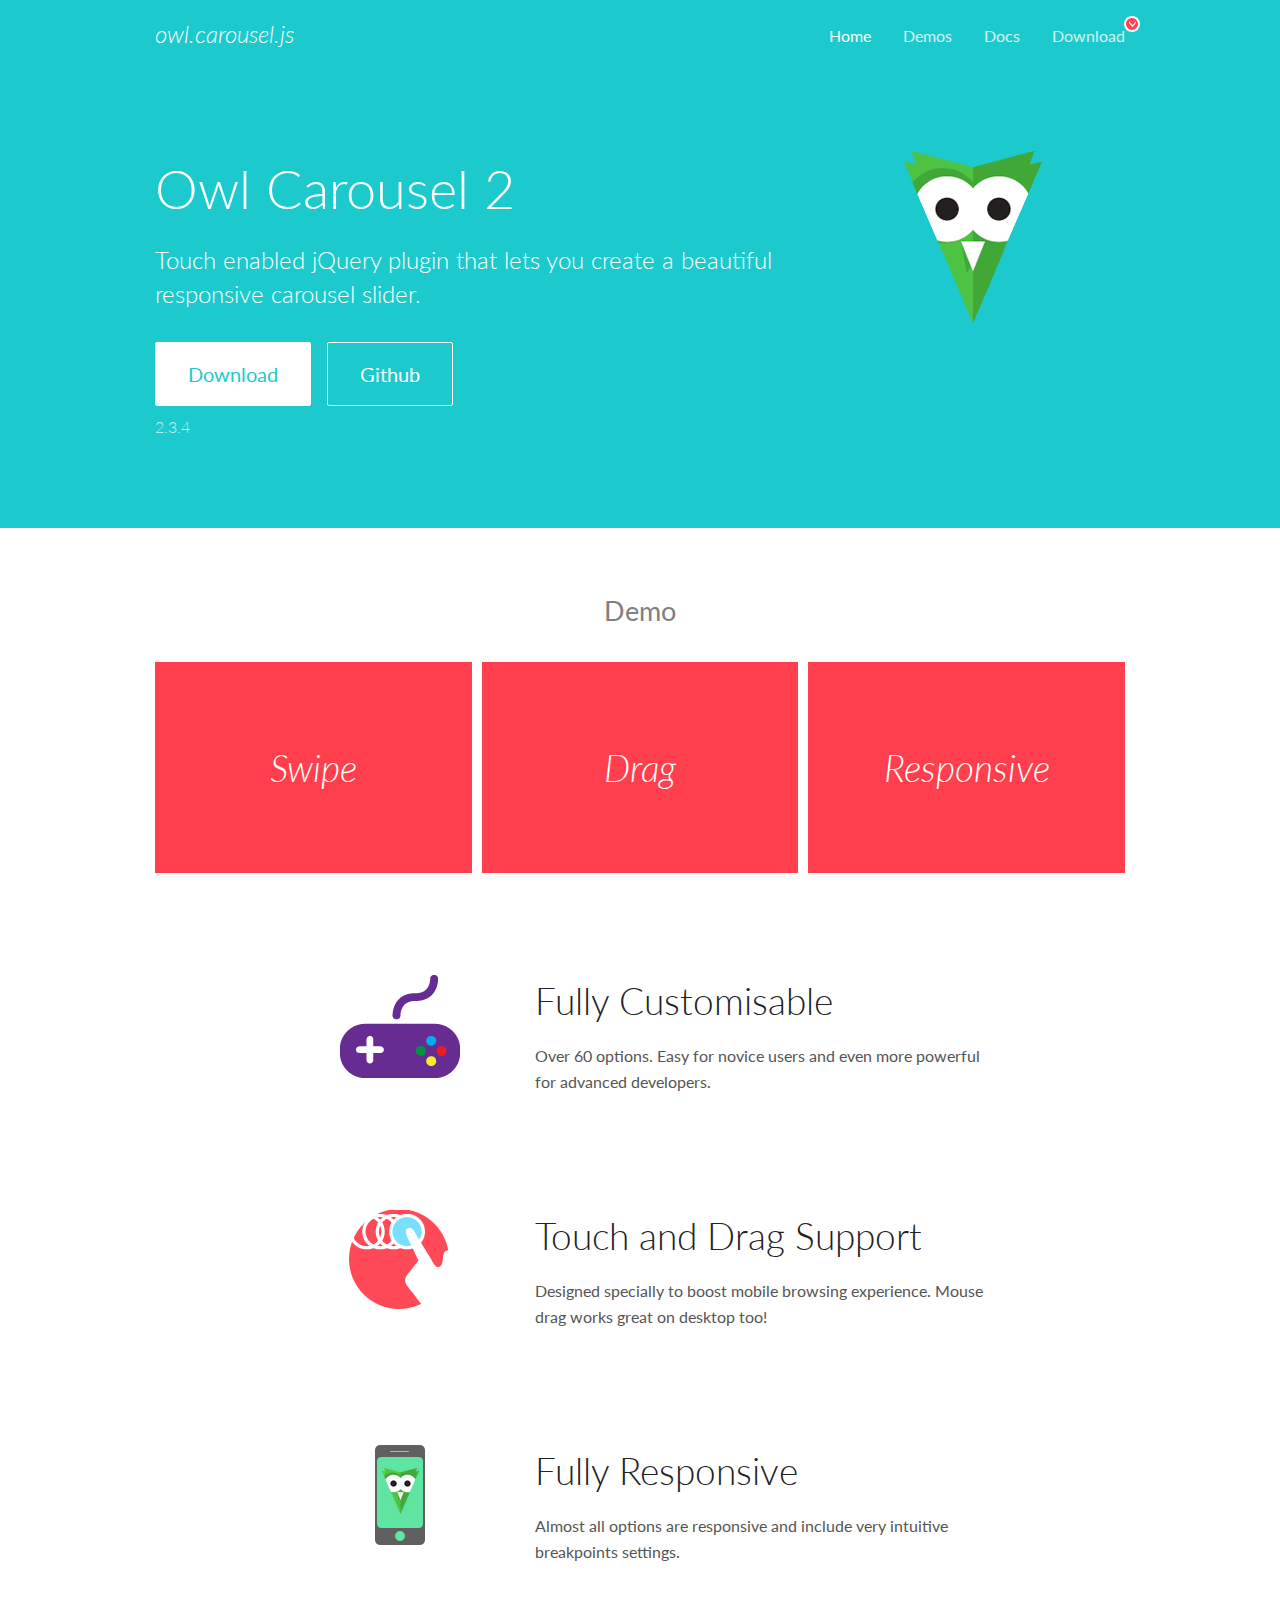
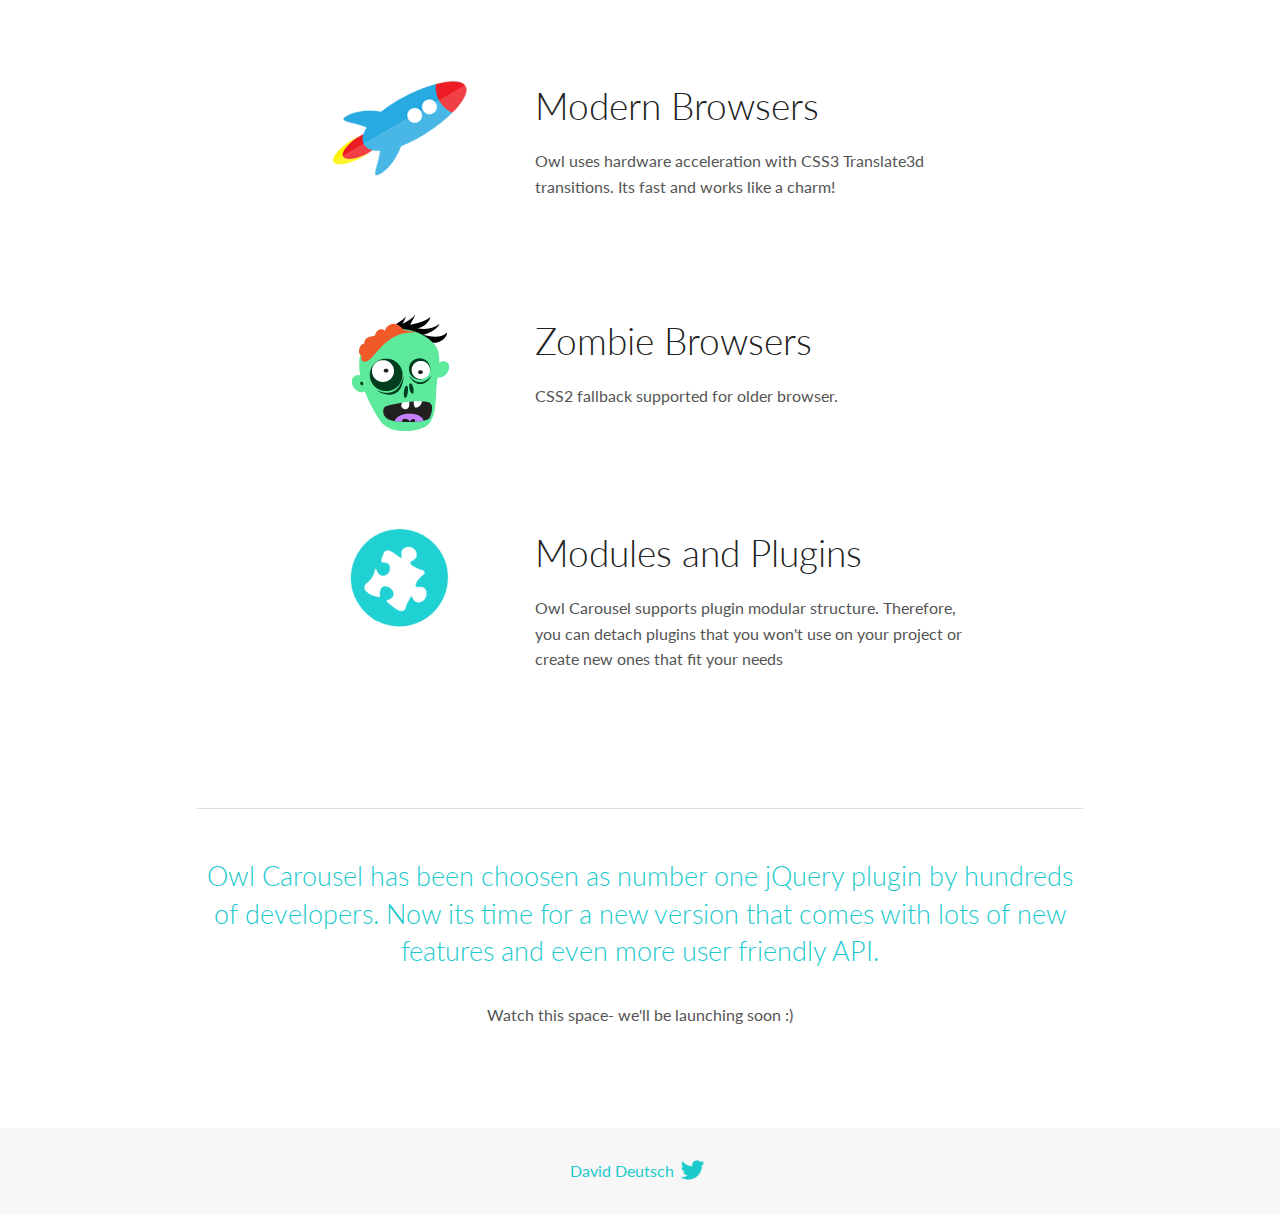
<file: owlfile/docs/index.html>
<!DOCTYPE html>
<html lang="en">
  <head>

    <!-- head -->
    <meta charset="utf-8">
    <meta name="msapplication-tap-highlight" content="no" />
    <meta name="viewport" content="width=device-width, initial-scale=1.0" />
    <meta name="description" content="Touch enabled jQuery plugin that lets you create beautiful responsive carousel slider.">
    <meta name="author" content="David Deutsch">
    <title>
      Home | Owl Carousel | 2.3.4
    </title>

    <!-- Stylesheets -->
    <link href='https://fonts.googleapis.com/css?family=Lato:300,400,700,400italic,300italic' rel='stylesheet' type='text/css'>
    <link rel="stylesheet" href="assets/css/docs.theme.min.css">

    <!-- Owl Stylesheets -->
    <link rel="stylesheet" href="assets/owlcarousel/assets/owl.carousel.min.css">
    <link rel="stylesheet" href="assets/owlcarousel/assets/owl.theme.default.min.css">

    <!-- HTML5 shim and Respond.js IE8 support of HTML5 elements and media queries -->

    <!--[if lt IE 9]>
      <script src="https://oss.maxcdn.com/libs/html5shiv/3.7.0/html5shiv.js"></script>
      <script src="https://oss.maxcdn.com/libs/respond.js/1.3.0/respond.min.js"></script>
    <![endif]-->

    <!-- Favicons -->
    <link rel="apple-touch-icon-precomposed" sizes="144x144" href="assets/ico/apple-touch-icon-144-precomposed.png">
    <link rel="shortcut icon" href="assets/ico/favicon.png">
    <link rel="shortcut icon" href="favicon.ico">

    <!-- Yeah i know js should not be in header. Its required for demos.-->

    <!-- javascript -->
    <script src="assets/vendors/jquery.min.js"></script>
    <script src="assets/owlcarousel/owl.carousel.js"></script>
  </head>
  <body>

    <!-- header -->
    <header class="header">
      <div class="row">
        <div class="large-12 columns">
          <div class="brand left">
            <h3>
              <a href="/OwlCarousel2/">owl.carousel.js</a> 
            </h3>
          </div>
          <a id="toggle-nav" class="right">
            <span></span> <span></span> <span></span> 
          </a> 
          <div class="nav-bar">
            <ul class="clearfix">
              <li class="active">
                <a href="/OwlCarousel2/index.html">Home</a> 
              </li>
              <li> <a href="/OwlCarousel2/demos/demos.html">Demos</a>  </li>
              <li> <a href="/OwlCarousel2/docs/started-welcome.html">Docs</a>  </li>
              <li>
                <a href="https://github.com/OwlCarousel2/OwlCarousel2/archive/2.3.4.zip">Download</a> 
                <span class="download"></span> 
              </li>
            </ul>
          </div>
        </div>
      </div>
    </header>

    <!-- home panel -->
    <section id="hero">
      <div class="row">
        <div class="large-8 medium-8 columns">
          <h1>Owl Carousel 2</h1>
          <h4>Touch enabled jQuery plugin that lets you create a beautiful responsive carousel slider.</h4>
          <a href="https://github.com/OwlCarousel2/OwlCarousel2/archive/2.3.4.zip" class="hero-button">Download</a> 
          <a href="https://github.com/OwlCarousel2/OwlCarousel2" class="hero-button outline">Github</a> 
          <p>2.3.4</p>
        </div>
        <div class="large-4 medium-4 columns">
          <img class="owl-logo" src="assets/img/owl-logo.png" alt="mr. Owl">
        </div>
      </div>
    </section>

    <!-- body -->
    <div class="home-demo">
      <div class="row">
        <div class="large-12 columns">
          <h3>Demo</h3>
          <div class="owl-carousel">
            <div class="item">
              <h2>Swipe</h2>
            </div>
            <div class="item">
              <h2>Drag</h2>
            </div>
            <div class="item">
              <h2>Responsive</h2>
            </div>
            <div class="item">
              <h2>CSS3</h2>
            </div>
            <div class="item">
              <h2>Fast</h2>
            </div>
            <div class="item">
              <h2>Easy</h2>
            </div>
            <div class="item">
              <h2>Free</h2>
            </div>
            <div class="item">
              <h2>Upgradable</h2>
            </div>
            <div class="item">
              <h2>Tons of options</h2>
            </div>
            <div class="item">
              <h2>Infinity</h2>
            </div>
            <div class="item">
              <h2>Auto Width</h2>
            </div>
          </div>
        </div>
      </div>
    </div>
    <script>
      var owl = $('.owl-carousel');
      owl.owlCarousel({
        margin: 10,
        loop: true,
        responsive: {
          0: {
            items: 1
          },
          600: {
            items: 2
          },
          1000: {
            items: 3
          }
        }
      })
    </script>

    <!-- features -->
    <div id="features">
      <div class="row">
        <div class="small-12 medium-9 small-centered columns">
          <section class="row feature">
            <div class="medium-4 small-12 columns">
              <img src="assets/img/feature-options.png" alt="">
            </div>
            <div class="medium-8 small-12 columns">
              <h2>Fully Customisable</h2>
              <p>Over 60 options. Easy for novice users and even more powerful for advanced developers.</p>
            </div>
          </section>
          <section class="row feature">
            <div class="medium-4 small-12 columns">
              <img src="assets/img/feature-drag.png" alt="">
            </div>
            <div class="medium-8 small-12 columns">
              <h2>Touch and Drag Support</h2>
              <p>Designed specially to boost mobile browsing experience. Mouse drag works great on desktop too!</p>
            </div>
          </section>
          <section class="row feature">
            <div class="medium-4 small-12 columns">
              <img src="assets/img/feature-responsive.png" alt="">
            </div>
            <div class="medium-8 small-12 columns">
              <h2>Fully Responsive</h2>
              <p>Almost all options are responsive and include very intuitive breakpoints settings.</p>
            </div>
          </section>
          <section class="row feature">
            <div class="medium-4 small-12 columns">
              <img src="assets/img/feature-modern.png" alt="">
            </div>
            <div class="medium-8 small-12 columns">
              <h2>Modern Browsers</h2>
              <p>Owl uses hardware acceleration with CSS3 Translate3d transitions. Its fast and works like a charm! </p>
            </div>
          </section>
          <section class="row feature">
            <div class="medium-4 small-12 columns">
              <img src="assets/img/feature-zombie.png" alt="">
            </div>
            <div class="medium-8 small-12 columns">
              <h2>Zombie Browsers</h2>
              <p>CSS2 fallback supported for older browser.</p>
            </div>
          </section>
          <section class="row feature">
            <div class="medium-4 small-12 columns">
              <img src="assets/img/feature-module.png" alt="">
            </div>
            <div class="medium-8 small-12 columns">
              <h2>Modules and Plugins</h2>
              <p>Owl Carousel supports plugin modular structure. Therefore, you can detach plugins that you won&#x27;t use on your project or create new ones that fit your needs</p>
            </div>
          </section>
        </div>
      </div>
    </div>

    <!-- footer -->
    <section id="teaser-text">
      <div class="row">
        <div class="small-12 medium-11 small-centered columns">
          <hr>
          <h3 id="owl-carousel-has-been-choosen-as-number-one-jquery-plugin-by-hundreds-of-developers-now-its-time-for-a-new-version-that-comes-with-lots-of-new-features-and-even-more-user-friendly-api-">Owl Carousel has been choosen as number one jQuery plugin by hundreds of developers. Now its time for a new version that comes with lots of new features and even more user friendly API.</h3>
          <p>Watch this space- we&#39;ll be launching soon :)</p>
        </div>
      </div>
    </section>

    <!-- footer -->
    <footer class="footer">
      <div class="row">
        <div class="large-12 columns">
          <h5>
            <a href="/OwlCarousel2/docs/support-contact.html">David Deutsch</a> 
            <a id="custom-tweet-button" href="https://twitter.com/share?url=https://github.com/OwlCarousel2/OwlCarousel2&text=Owl Carousel - This is so awesome! " target="_blank"></a> 
          </h5>
        </div>
      </div>
    </footer>

    <!-- vendors -->
    <script src="assets/vendors/highlight.js"></script>
    <script src="assets/js/app.js"></script>
  </body>
</html>
</file>
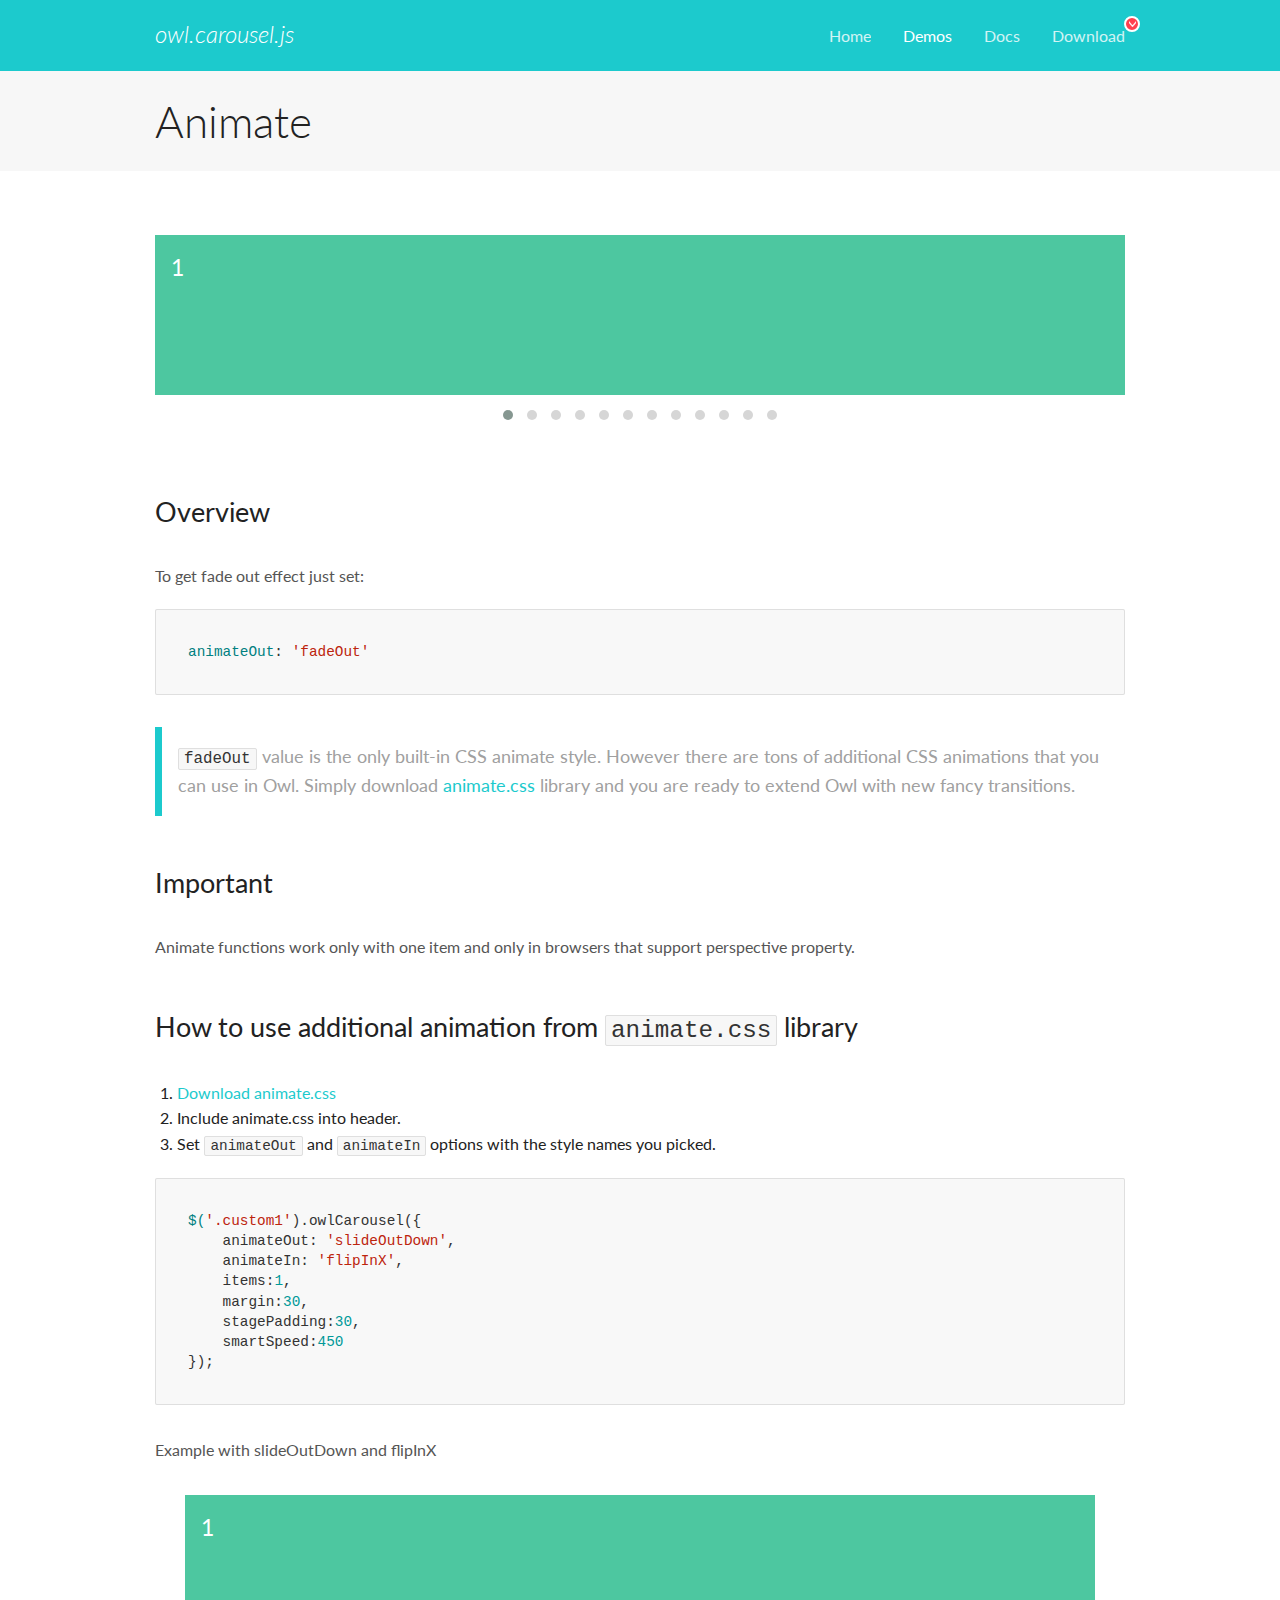
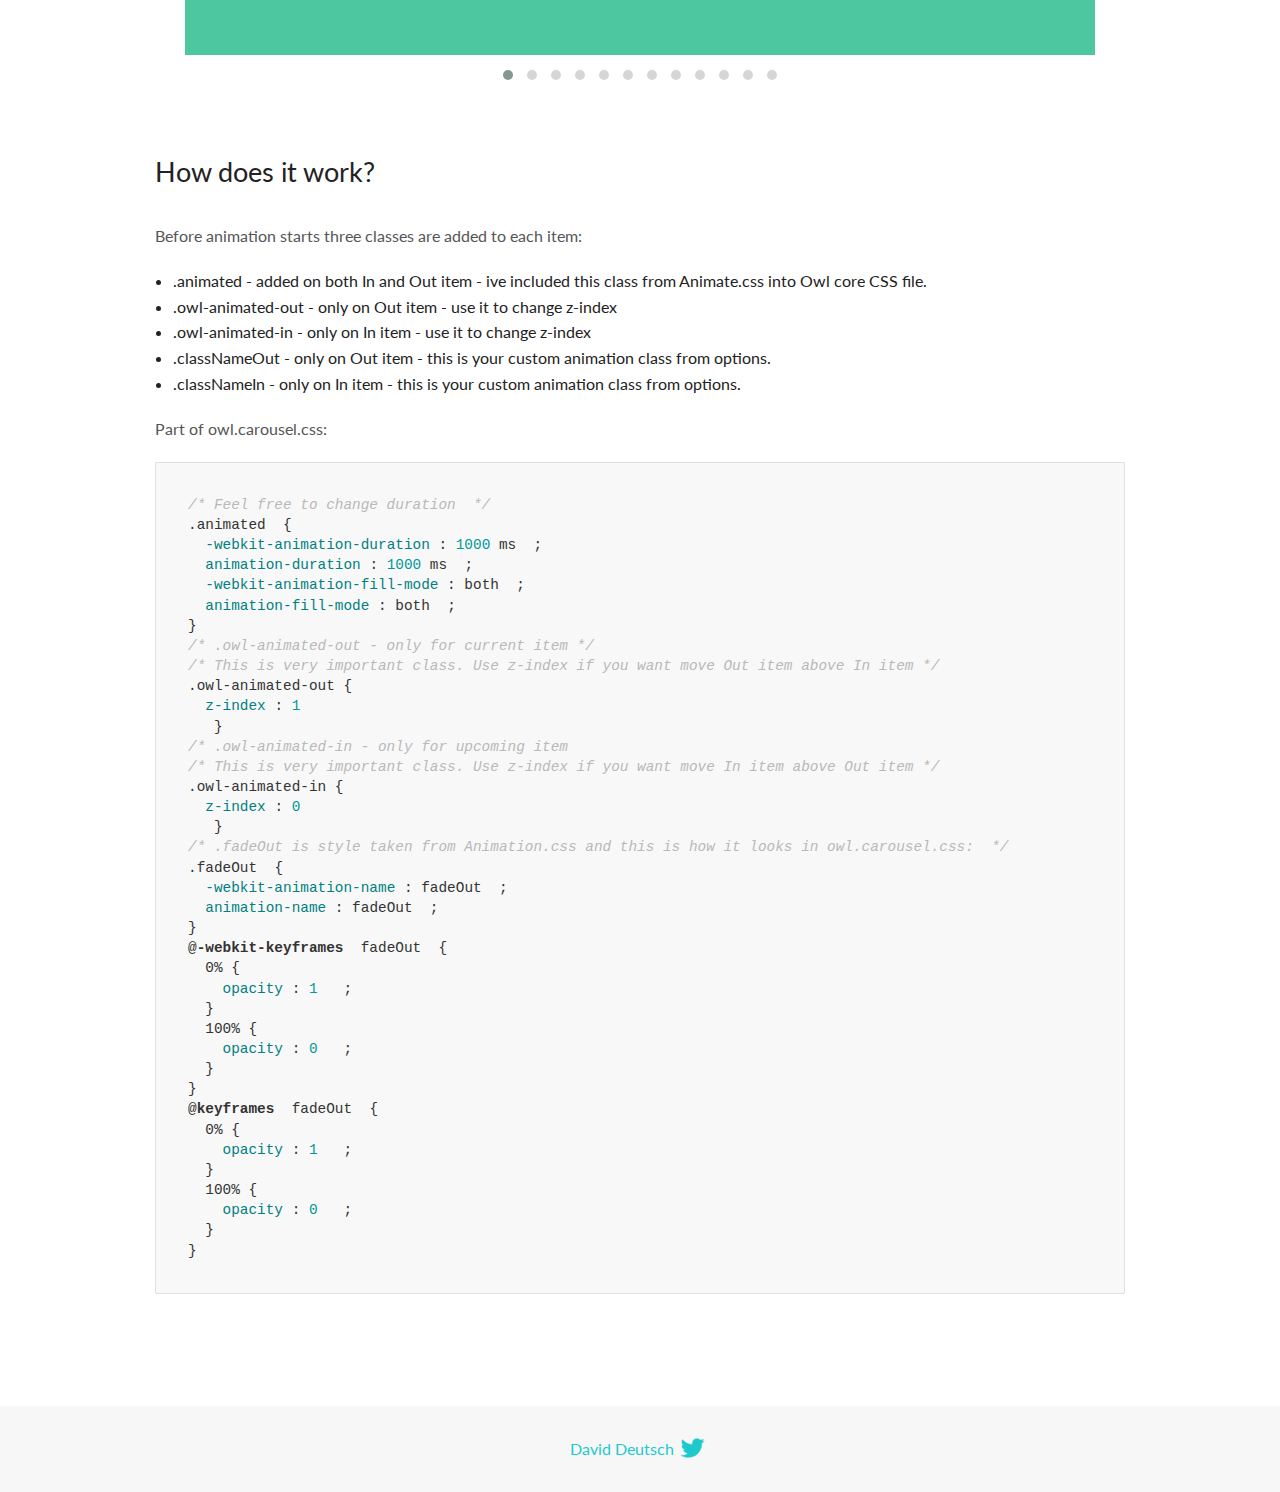
<file: owlfile/docs/demos/animate.html>
<!DOCTYPE html>
<html lang="en">
  <head>

    <!-- head -->
    <meta charset="utf-8">
    <meta name="msapplication-tap-highlight" content="no" />
    <meta name="viewport" content="width=device-width, initial-scale=1.0" />
    <meta name="description" content="Animate carousel">
    <meta name="author" content="David Deutsch">
    <title>
      Animate Demo | Owl Carousel | 2.3.4
    </title>

    <!-- Stylesheets -->
    <link href='https://fonts.googleapis.com/css?family=Lato:300,400,700,400italic,300italic' rel='stylesheet' type='text/css'>
    <link rel="stylesheet" href="../assets/css/docs.theme.min.css">

    <!-- Owl Stylesheets -->
    <link rel="stylesheet" href="../assets/owlcarousel/assets/owl.carousel.min.css">
    <link rel="stylesheet" href="../assets/owlcarousel/assets/owl.theme.default.min.css">

    <!-- HTML5 shim and Respond.js IE8 support of HTML5 elements and media queries -->

    <!--[if lt IE 9]>
      <script src="https://oss.maxcdn.com/libs/html5shiv/3.7.0/html5shiv.js"></script>
      <script src="https://oss.maxcdn.com/libs/respond.js/1.3.0/respond.min.js"></script>
    <![endif]-->

    <!-- Favicons -->
    <link rel="apple-touch-icon-precomposed" sizes="144x144" href="../assets/ico/apple-touch-icon-144-precomposed.png">
    <link rel="shortcut icon" href="../assets/ico/favicon.png">
    <link rel="shortcut icon" href="favicon.ico">

    <!-- Yeah i know js should not be in header. Its required for demos.-->

    <!-- javascript -->
    <script src="../assets/vendors/jquery.min.js"></script>
    <script src="../assets/owlcarousel/owl.carousel.js"></script>
  </head>
  <body>

    <!-- header -->
    <header class="header">
      <div class="row">
        <div class="large-12 columns">
          <div class="brand left">
            <h3>
              <a href="/OwlCarousel2/">owl.carousel.js</a> 
            </h3>
          </div>
          <a id="toggle-nav" class="right">
            <span></span> <span></span> <span></span> 
          </a> 
          <div class="nav-bar">
            <ul class="clearfix">
              <li> <a href="/OwlCarousel2/index.html">Home</a>  </li>
              <li class="active">
                <a href="/OwlCarousel2/demos/demos.html">Demos</a> 
              </li>
              <li> <a href="/OwlCarousel2/docs/started-welcome.html">Docs</a>  </li>
              <li>
                <a href="https://github.com/OwlCarousel2/OwlCarousel2/archive/2.3.4.zip">Download</a> 
                <span class="download"></span> 
              </li>
            </ul>
          </div>
        </div>
      </div>
    </header>

    <!-- title -->
    <section class="title">
      <div class="row">
        <div class="large-12 columns">
          <h1>Animate</h1>
        </div>
      </div>
    </section>

    <!--  Demos -->
    <section id="demos">
      <div class="row">
        <div class="large-12 columns">
          <div class="fadeOut owl-carousel owl-theme">
            <div class="item">
              <h4>1</h4>
            </div>
            <div class="item">
              <h4>2</h4>
            </div>
            <div class="item">
              <h4>3</h4>
            </div>
            <div class="item">
              <h4>4</h4>
            </div>
            <div class="item">
              <h4>5</h4>
            </div>
            <div class="item">
              <h4>6</h4>
            </div>
            <div class="item">
              <h4>7</h4>
            </div>
            <div class="item">
              <h4>8</h4>
            </div>
            <div class="item">
              <h4>9</h4>
            </div>
            <div class="item">
              <h4>10</h4>
            </div>
            <div class="item">
              <h4>11</h4>
            </div>
            <div class="item">
              <h4>12</h4>
            </div>
          </div>
          <h3 id="overview">Overview</h3>
          <p>To get fade out effect just set:</p>
          <pre><code>animateOut: &#39;fadeOut&#39;</code></pre>
          <blockquote>
            <p><code>fadeOut</code> value is the only built-in CSS animate style. However there are tons of additional CSS animations that you can use in Owl. Simply download
              <a href="https://daneden.github.io/animate.css/">animate.css</a>  library and you are ready to extend Owl with new fancy transitions.</p>
          </blockquote>
          <h3 id="important">Important</h3>
          <p>Animate functions work only with one item and only in browsers that support perspective property.</p>
          <h3 id="how-to-use-additional-animation-from-animate-css-library">How to use additional animation from <code>animate.css</code> library</h3>
          <ol>
            <li> <a href="https://daneden.github.io/animate.css/">Download animate.css</a>  </li>
            <li>Include animate.css into header.</li>
            <li>Set <code>animateOut</code> and <code>animateIn</code> options with the style names you picked.</li>
          </ol>
          <pre><code>$(&#39;.custom1&#39;).owlCarousel({
    animateOut: &#39;slideOutDown&#39;,
    animateIn: &#39;flipInX&#39;,
    items:1,
    margin:30,
    stagePadding:30,
    smartSpeed:450
});</code></pre>
          <p>Example with slideOutDown and flipInX</p>
          <div class="custom1 owl-carousel owl-theme">
            <div class="item">
              <h4>1</h4>
            </div>
            <div class="item">
              <h4>2</h4>
            </div>
            <div class="item">
              <h4>3</h4>
            </div>
            <div class="item">
              <h4>4</h4>
            </div>
            <div class="item">
              <h4>5</h4>
            </div>
            <div class="item">
              <h4>6</h4>
            </div>
            <div class="item">
              <h4>7</h4>
            </div>
            <div class="item">
              <h4>8</h4>
            </div>
            <div class="item">
              <h4>9</h4>
            </div>
            <div class="item">
              <h4>10</h4>
            </div>
            <div class="item">
              <h4>11</h4>
            </div>
            <div class="item">
              <h4>12</h4>
            </div>
          </div>
          <h3 id="how-does-it-work-">How does it work?</h3>
          <p>Before animation starts three classes are added to each item:</p>
          <ul>
            <li>.animated - added on both In and Out item - ive included this class from Animate.css into Owl core CSS file.</li>
            <li>.owl-animated-out - only on Out item - use it to change z-index</li>
            <li>.owl-animated-in - only on In item - use it to change z-index</li>
            <li>.classNameOut - only on Out item - this is your custom animation class from options.</li>
            <li>.classNameIn - only on In item - this is your custom animation class from options.</li>
          </ul>
          <p>Part of owl.carousel.css:</p>
          <pre><code class="language-css"><span class="comment">/* Feel free to change duration  */</span> 
<span class="class">.animated</span>  <span class="rules">{
  <span class="rule"><span class="attribute">-webkit-animation-duration</span> :<span class="value"> <span class="number">1000</span> ms</span> </span> ;
  <span class="rule"><span class="attribute">animation-duration</span> :<span class="value"> <span class="number">1000</span> ms</span> </span> ;
  <span class="rule"><span class="attribute">-webkit-animation-fill-mode</span> :<span class="value"> both</span> </span> ;
  <span class="rule"><span class="attribute">animation-fill-mode</span> :<span class="value"> both</span> </span> ;
<span class="rule">}</span> </span> 
<span class="comment">/* .owl-animated-out - only for current item */</span> 
<span class="comment">/* This is very important class. Use z-index if you want move Out item above In item */</span> 
<span class="class">.owl-animated-out</span> <span class="rules">{
  <span class="rule"><span class="attribute">z-index</span> :<span class="value"> <span class="number">1</span> 
</span> </span> </span> }
<span class="comment">/* .owl-animated-in - only for upcoming item
/* This is very important class. Use z-index if you want move In item above Out item */</span> 
<span class="class">.owl-animated-in</span> <span class="rules">{
  <span class="rule"><span class="attribute">z-index</span> :<span class="value"> <span class="number">0</span> 
</span> </span> </span> }
<span class="comment">/* .fadeOut is style taken from Animation.css and this is how it looks in owl.carousel.css:  */</span> 
<span class="class">.fadeOut</span>  <span class="rules">{
  <span class="rule"><span class="attribute">-webkit-animation-name</span> :<span class="value"> fadeOut</span> </span> ;
  <span class="rule"><span class="attribute">animation-name</span> :<span class="value"> fadeOut</span> </span> ;
<span class="rule">}</span> </span> 
<span class="at_rule">@<span class="keyword">-webkit-keyframes</span>  fadeOut </span> {
  0% <span class="rules">{
    <span class="rule"><span class="attribute">opacity</span> :<span class="value"> <span class="number">1</span> </span> </span> ;
  <span class="rule">}</span> </span> 
  100% <span class="rules">{
    <span class="rule"><span class="attribute">opacity</span> :<span class="value"> <span class="number">0</span> </span> </span> ;
  <span class="rule">}</span> </span> 
}
<span class="at_rule">@<span class="keyword">keyframes</span>  fadeOut </span> {
  0% <span class="rules">{
    <span class="rule"><span class="attribute">opacity</span> :<span class="value"> <span class="number">1</span> </span> </span> ;
  <span class="rule">}</span> </span> 
  100% <span class="rules">{
    <span class="rule"><span class="attribute">opacity</span> :<span class="value"> <span class="number">0</span> </span> </span> ;
  <span class="rule">}</span> </span> 
}</code></pre>
          <link rel="stylesheet" href="../assets/css/animate.css">
          <script>
            jQuery(document).ready(function($) {
              $('.fadeOut').owlCarousel({
                items: 1,
                animateOut: 'fadeOut',
                loop: true,
                margin: 10,
              });
              $('.custom1').owlCarousel({
                animateOut: 'slideOutDown',
                animateIn: 'flipInX',
                items: 1,
                margin: 30,
                stagePadding: 30,
                smartSpeed: 450
              });
            });
          </script>
        </div>
      </div>
    </section>

    <!-- footer -->
    <footer class="footer">
      <div class="row">
        <div class="large-12 columns">
          <h5>
            <a href="/OwlCarousel2/docs/support-contact.html">David Deutsch</a> 
            <a id="custom-tweet-button" href="https://twitter.com/share?url=https://github.com/OwlCarousel2/OwlCarousel2&text=Owl Carousel - This is so awesome! " target="_blank"></a> 
          </h5>
        </div>
      </div>
    </footer>

    <!-- vendors -->
    <script src="../assets/vendors/highlight.js"></script>
    <script src="../assets/js/app.js"></script>
  </body>
</html>
</file>
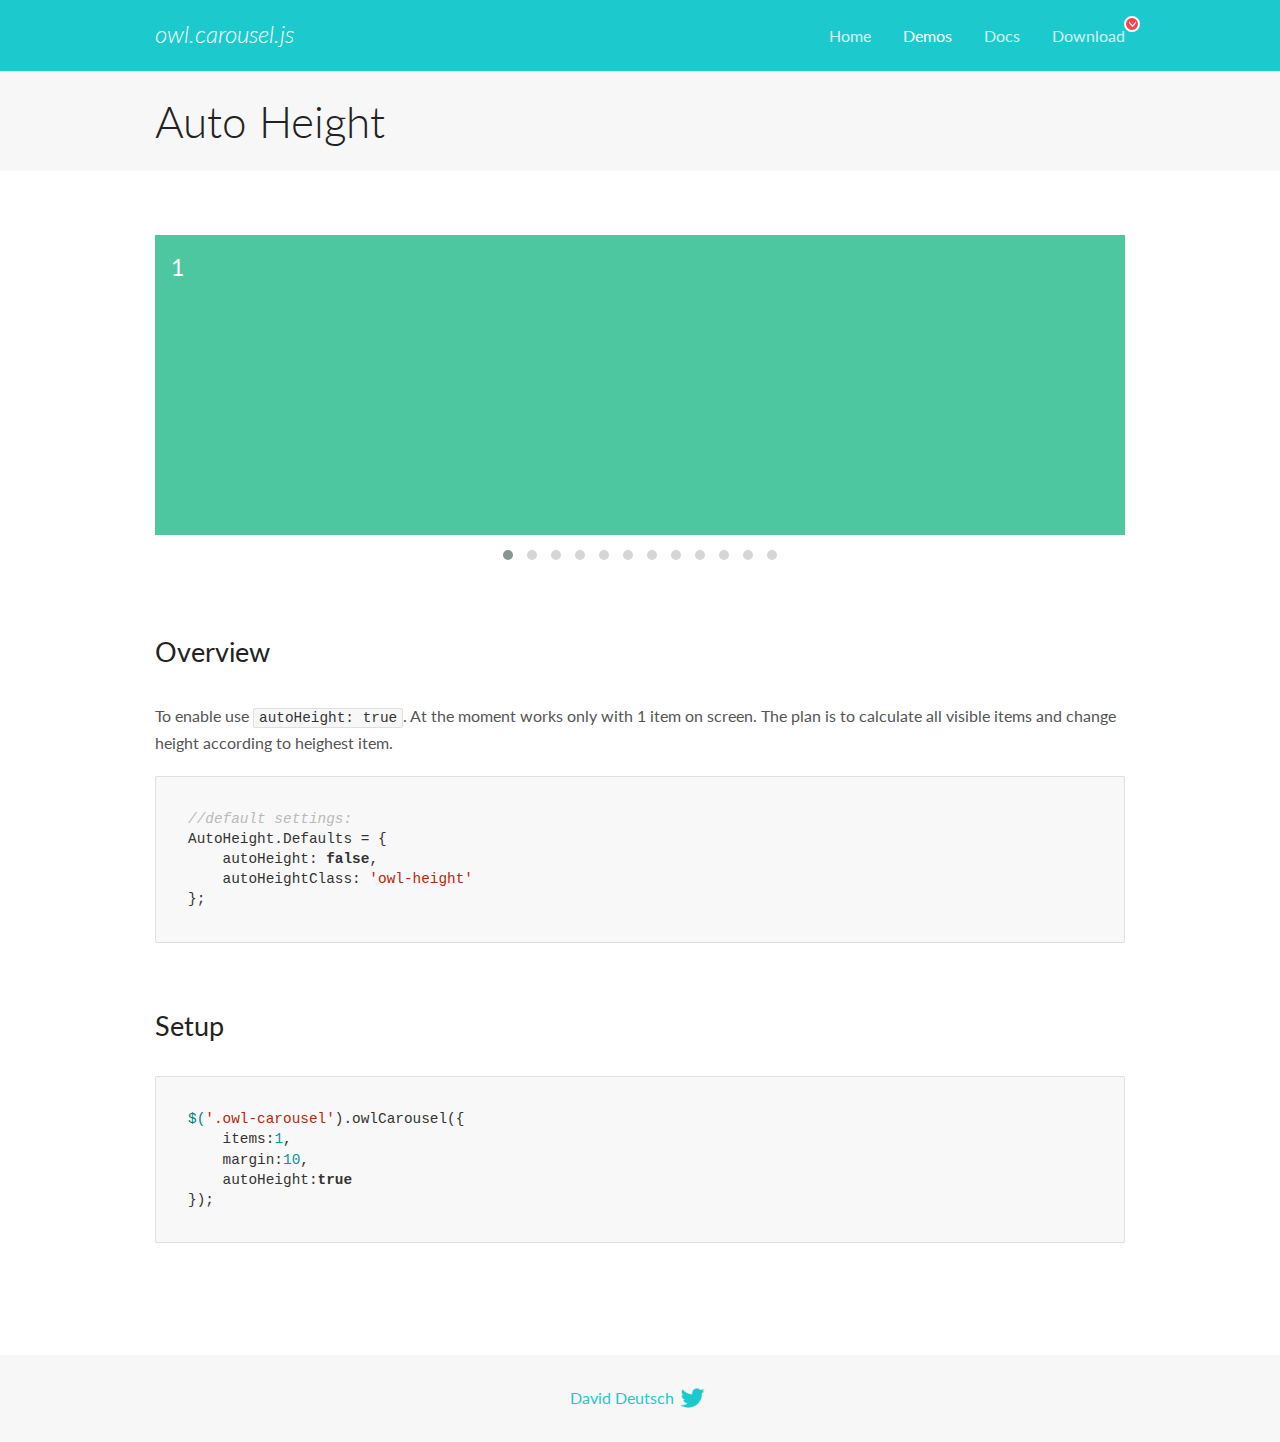
<file: owlfile/docs/demos/autoheight.html>
<!DOCTYPE html>
<html lang="en">
  <head>

    <!-- head -->
    <meta charset="utf-8">
    <meta name="msapplication-tap-highlight" content="no" />
    <meta name="viewport" content="width=device-width, initial-scale=1.0" />
    <meta name="description" content="autoHeight usage demo">
    <meta name="author" content="David Deutsch">
    <title>
      Auto Height Demo | Owl Carousel | 2.3.4
    </title>

    <!-- Stylesheets -->
    <link href='https://fonts.googleapis.com/css?family=Lato:300,400,700,400italic,300italic' rel='stylesheet' type='text/css'>
    <link rel="stylesheet" href="../assets/css/docs.theme.min.css">

    <!-- Owl Stylesheets -->
    <link rel="stylesheet" href="../assets/owlcarousel/assets/owl.carousel.min.css">
    <link rel="stylesheet" href="../assets/owlcarousel/assets/owl.theme.default.min.css">

    <!-- HTML5 shim and Respond.js IE8 support of HTML5 elements and media queries -->

    <!--[if lt IE 9]>
      <script src="https://oss.maxcdn.com/libs/html5shiv/3.7.0/html5shiv.js"></script>
      <script src="https://oss.maxcdn.com/libs/respond.js/1.3.0/respond.min.js"></script>
    <![endif]-->

    <!-- Favicons -->
    <link rel="apple-touch-icon-precomposed" sizes="144x144" href="../assets/ico/apple-touch-icon-144-precomposed.png">
    <link rel="shortcut icon" href="../assets/ico/favicon.png">
    <link rel="shortcut icon" href="favicon.ico">

    <!-- Yeah i know js should not be in header. Its required for demos.-->

    <!-- javascript -->
    <script src="../assets/vendors/jquery.min.js"></script>
    <script src="../assets/owlcarousel/owl.carousel.js"></script>
  </head>
  <body>

    <!-- header -->
    <header class="header">
      <div class="row">
        <div class="large-12 columns">
          <div class="brand left">
            <h3>
              <a href="/OwlCarousel2/">owl.carousel.js</a> 
            </h3>
          </div>
          <a id="toggle-nav" class="right">
            <span></span> <span></span> <span></span> 
          </a> 
          <div class="nav-bar">
            <ul class="clearfix">
              <li> <a href="/OwlCarousel2/index.html">Home</a>  </li>
              <li class="active">
                <a href="/OwlCarousel2/demos/demos.html">Demos</a> 
              </li>
              <li> <a href="/OwlCarousel2/docs/started-welcome.html">Docs</a>  </li>
              <li>
                <a href="https://github.com/OwlCarousel2/OwlCarousel2/archive/2.3.4.zip">Download</a> 
                <span class="download"></span> 
              </li>
            </ul>
          </div>
        </div>
      </div>
    </header>

    <!-- title -->
    <section class="title">
      <div class="row">
        <div class="large-12 columns">
          <h1>Auto Height</h1>
        </div>
      </div>
    </section>

    <!--  Demos -->
    <section id="demos">
      <div class="row">
        <div class="large-12 columns">
          <div class="owl-carousel owl-theme">
            <div class="item" style="height:300px">
              <h4>1</h4>
            </div>
            <div class="item" style="height:100px">
              <h4>2</h4>
            </div>
            <div class="item" style="height:500px">
              <h4>3</h4>
            </div>
            <div class="item" style="height:250px">
              <h4>4</h4>
            </div>
            <div class="item" style="height:400px">
              <h4>5</h4>
            </div>
            <div class="item" style="height:500px">
              <h4>6</h4>
            </div>
            <div class="item" style="height:600px">
              <h4>7</h4>
            </div>
            <div class="item" style="height:400px">
              <h4>8</h4>
            </div>
            <div class="item" style="height:300px">
              <h4>9</h4>
            </div>
            <div class="item" style="height:350px">
              <h4>10</h4>
            </div>
            <div class="item" style="height:200px">
              <h4>11</h4>
            </div>
            <div class="item" style="height:150px">
              <h4>12</h4>
            </div>
          </div>
          <h3 id="overview">Overview</h3>
          <p>To enable use <code>autoHeight: true</code>. At the moment works only with 1 item on screen. The plan is to calculate all visible items and change height according to heighest item.</p>
          <pre><code>//default settings:
AutoHeight.Defaults = {
    autoHeight: false,
    autoHeightClass: &#39;owl-height&#39;
};</code></pre>
          <h3 id="setup">Setup</h3>
          <pre><code>$(&#39;.owl-carousel&#39;).owlCarousel({
    items:1,
    margin:10,
    autoHeight:true
});</code></pre>
          <script>
            $(document).ready(function() {
              $('.owl-carousel').owlCarousel({
                items: 1,
                margin: 10,
                autoHeight: true
              });
            })
          </script>
        </div>
      </div>
    </section>

    <!-- footer -->
    <footer class="footer">
      <div class="row">
        <div class="large-12 columns">
          <h5>
            <a href="/OwlCarousel2/docs/support-contact.html">David Deutsch</a> 
            <a id="custom-tweet-button" href="https://twitter.com/share?url=https://github.com/OwlCarousel2/OwlCarousel2&text=Owl Carousel - This is so awesome! " target="_blank"></a> 
          </h5>
        </div>
      </div>
    </footer>

    <!-- vendors -->
    <script src="../assets/vendors/highlight.js"></script>
    <script src="../assets/js/app.js"></script>
  </body>
</html>
</file>
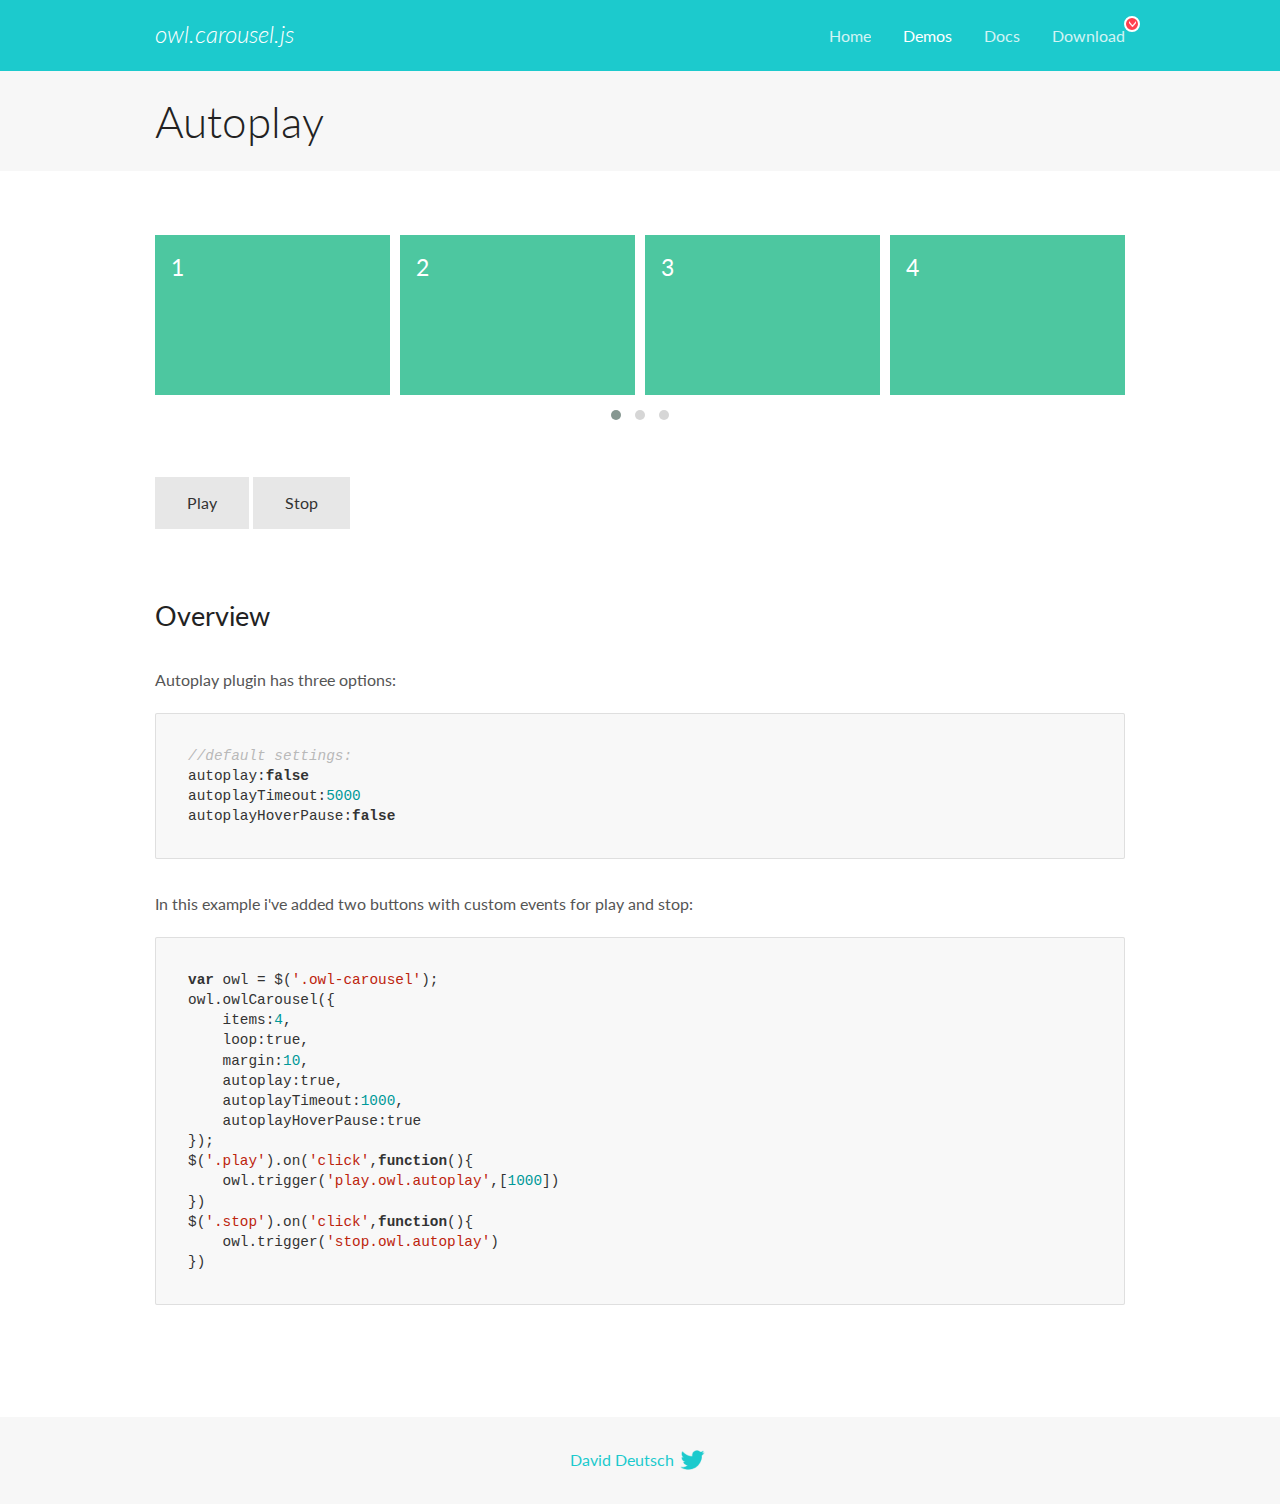
<file: owlfile/docs/demos/autoplay.html>
<!DOCTYPE html>
<html lang="en">
  <head>

    <!-- head -->
    <meta charset="utf-8">
    <meta name="msapplication-tap-highlight" content="no" />
    <meta name="viewport" content="width=device-width, initial-scale=1.0" />
    <meta name="description" content="Autoplay usage demo">
    <meta name="author" content="David Deutsch">
    <title>
      Autoplay Demo | Owl Carousel | 2.3.4
    </title>

    <!-- Stylesheets -->
    <link href='https://fonts.googleapis.com/css?family=Lato:300,400,700,400italic,300italic' rel='stylesheet' type='text/css'>
    <link rel="stylesheet" href="../assets/css/docs.theme.min.css">

    <!-- Owl Stylesheets -->
    <link rel="stylesheet" href="../assets/owlcarousel/assets/owl.carousel.min.css">
    <link rel="stylesheet" href="../assets/owlcarousel/assets/owl.theme.default.min.css">

    <!-- HTML5 shim and Respond.js IE8 support of HTML5 elements and media queries -->

    <!--[if lt IE 9]>
      <script src="https://oss.maxcdn.com/libs/html5shiv/3.7.0/html5shiv.js"></script>
      <script src="https://oss.maxcdn.com/libs/respond.js/1.3.0/respond.min.js"></script>
    <![endif]-->

    <!-- Favicons -->
    <link rel="apple-touch-icon-precomposed" sizes="144x144" href="../assets/ico/apple-touch-icon-144-precomposed.png">
    <link rel="shortcut icon" href="../assets/ico/favicon.png">
    <link rel="shortcut icon" href="favicon.ico">

    <!-- Yeah i know js should not be in header. Its required for demos.-->

    <!-- javascript -->
    <script src="../assets/vendors/jquery.min.js"></script>
    <script src="../assets/owlcarousel/owl.carousel.js"></script>
  </head>
  <body>

    <!-- header -->
    <header class="header">
      <div class="row">
        <div class="large-12 columns">
          <div class="brand left">
            <h3>
              <a href="/OwlCarousel2/">owl.carousel.js</a> 
            </h3>
          </div>
          <a id="toggle-nav" class="right">
            <span></span> <span></span> <span></span> 
          </a> 
          <div class="nav-bar">
            <ul class="clearfix">
              <li> <a href="/OwlCarousel2/index.html">Home</a>  </li>
              <li class="active">
                <a href="/OwlCarousel2/demos/demos.html">Demos</a> 
              </li>
              <li> <a href="/OwlCarousel2/docs/started-welcome.html">Docs</a>  </li>
              <li>
                <a href="https://github.com/OwlCarousel2/OwlCarousel2/archive/2.3.4.zip">Download</a> 
                <span class="download"></span> 
              </li>
            </ul>
          </div>
        </div>
      </div>
    </header>

    <!-- title -->
    <section class="title">
      <div class="row">
        <div class="large-12 columns">
          <h1>Autoplay</h1>
        </div>
      </div>
    </section>

    <!--  Demos -->
    <section id="demos">
      <div class="row">
        <div class="large-12 columns">
          <div class="owl-carousel owl-theme">
            <div class="item">
              <h4>1</h4>
            </div>
            <div class="item">
              <h4>2</h4>
            </div>
            <div class="item">
              <h4>3</h4>
            </div>
            <div class="item">
              <h4>4</h4>
            </div>
            <div class="item">
              <h4>5</h4>
            </div>
            <div class="item">
              <h4>6</h4>
            </div>
            <div class="item">
              <h4>7</h4>
            </div>
            <div class="item">
              <h4>8</h4>
            </div>
            <div class="item">
              <h4>9</h4>
            </div>
            <div class="item">
              <h4>10</h4>
            </div>
            <div class="item">
              <h4>11</h4>
            </div>
            <div class="item">
              <h4>12</h4>
            </div>
          </div>
          <a class="button secondary play">Play</a> 
          <a class="button secondary stop">Stop</a> 
          <h3 id="overview">Overview</h3>
          <p>Autoplay plugin has three options:</p>
          <pre><code>//default settings:
autoplay:false
autoplayTimeout:5000
autoplayHoverPause:false</code></pre>
          <p>In this example i&#39;ve added two buttons with custom events for play and stop:</p>
          <pre><code>var owl = $(&#39;.owl-carousel&#39;);
owl.owlCarousel({
    items:4,
    loop:true,
    margin:10,
    autoplay:true,
    autoplayTimeout:1000,
    autoplayHoverPause:true
});
$(&#39;.play&#39;).on(&#39;click&#39;,function(){
    owl.trigger(&#39;play.owl.autoplay&#39;,[1000])
})
$(&#39;.stop&#39;).on(&#39;click&#39;,function(){
    owl.trigger(&#39;stop.owl.autoplay&#39;)
})</code></pre>
          <script>
            $(document).ready(function() {
              var owl = $('.owl-carousel');
              owl.owlCarousel({
                items: 4,
                loop: true,
                margin: 10,
                autoplay: true,
                autoplayTimeout: 1000,
                autoplayHoverPause: true
              });
              $('.play').on('click', function() {
                owl.trigger('play.owl.autoplay', [1000])
              })
              $('.stop').on('click', function() {
                owl.trigger('stop.owl.autoplay')
              })
            })
          </script>
        </div>
      </div>
    </section>

    <!-- footer -->
    <footer class="footer">
      <div class="row">
        <div class="large-12 columns">
          <h5>
            <a href="/OwlCarousel2/docs/support-contact.html">David Deutsch</a> 
            <a id="custom-tweet-button" href="https://twitter.com/share?url=https://github.com/OwlCarousel2/OwlCarousel2&text=Owl Carousel - This is so awesome! " target="_blank"></a> 
          </h5>
        </div>
      </div>
    </footer>

    <!-- vendors -->
    <script src="../assets/vendors/highlight.js"></script>
    <script src="../assets/js/app.js"></script>
  </body>
</html>
</file>
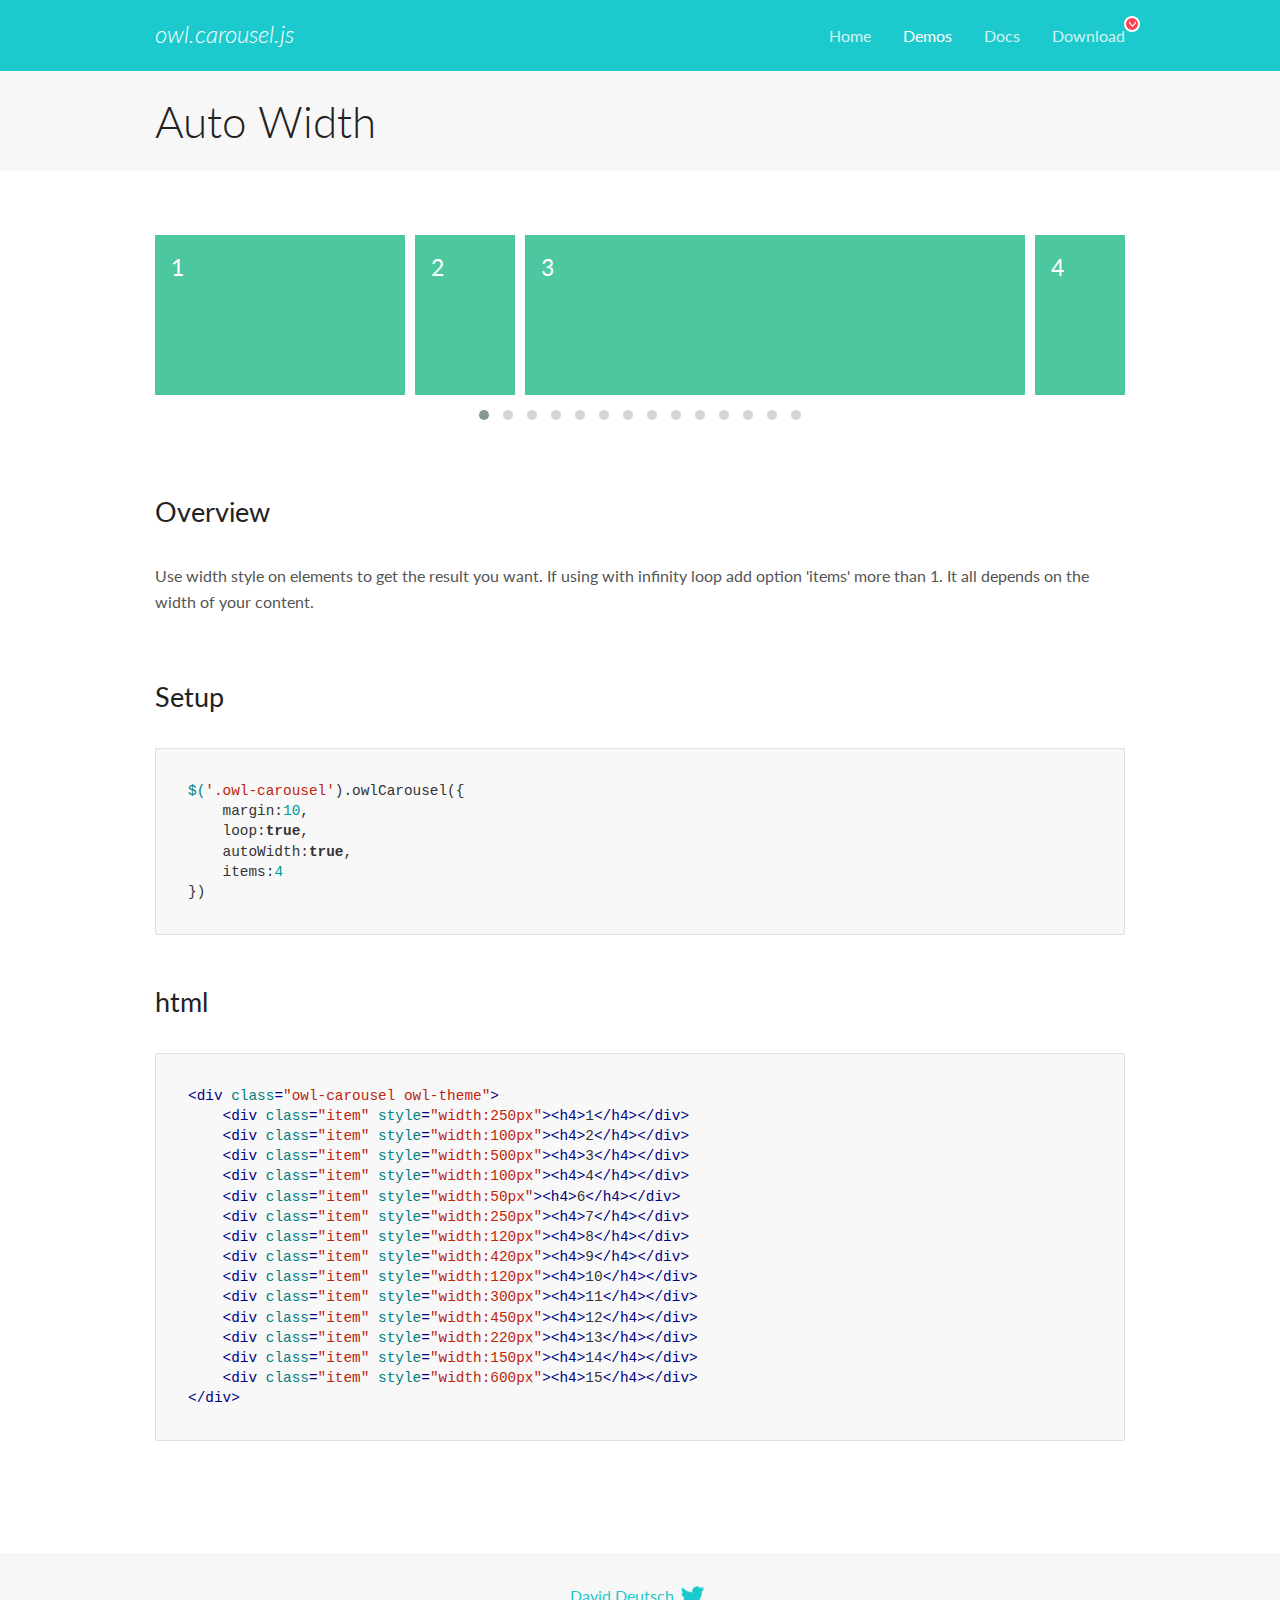
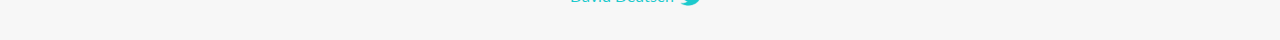
<file: owlfile/docs/demos/autowidth.html>
<!DOCTYPE html>
<html lang="en">
  <head>

    <!-- head -->
    <meta charset="utf-8">
    <meta name="msapplication-tap-highlight" content="no" />
    <meta name="viewport" content="width=device-width, initial-scale=1.0" />
    <meta name="description" content="Auto Width">
    <meta name="author" content="David Deutsch">
    <title>
      Auto Width Demo | Owl Carousel | 2.3.4
    </title>

    <!-- Stylesheets -->
    <link href='https://fonts.googleapis.com/css?family=Lato:300,400,700,400italic,300italic' rel='stylesheet' type='text/css'>
    <link rel="stylesheet" href="../assets/css/docs.theme.min.css">

    <!-- Owl Stylesheets -->
    <link rel="stylesheet" href="../assets/owlcarousel/assets/owl.carousel.min.css">
    <link rel="stylesheet" href="../assets/owlcarousel/assets/owl.theme.default.min.css">

    <!-- HTML5 shim and Respond.js IE8 support of HTML5 elements and media queries -->

    <!--[if lt IE 9]>
      <script src="https://oss.maxcdn.com/libs/html5shiv/3.7.0/html5shiv.js"></script>
      <script src="https://oss.maxcdn.com/libs/respond.js/1.3.0/respond.min.js"></script>
    <![endif]-->

    <!-- Favicons -->
    <link rel="apple-touch-icon-precomposed" sizes="144x144" href="../assets/ico/apple-touch-icon-144-precomposed.png">
    <link rel="shortcut icon" href="../assets/ico/favicon.png">
    <link rel="shortcut icon" href="favicon.ico">

    <!-- Yeah i know js should not be in header. Its required for demos.-->

    <!-- javascript -->
    <script src="../assets/vendors/jquery.min.js"></script>
    <script src="../assets/owlcarousel/owl.carousel.js"></script>
  </head>
  <body>

    <!-- header -->
    <header class="header">
      <div class="row">
        <div class="large-12 columns">
          <div class="brand left">
            <h3>
              <a href="/OwlCarousel2/">owl.carousel.js</a> 
            </h3>
          </div>
          <a id="toggle-nav" class="right">
            <span></span> <span></span> <span></span> 
          </a> 
          <div class="nav-bar">
            <ul class="clearfix">
              <li> <a href="/OwlCarousel2/index.html">Home</a>  </li>
              <li class="active">
                <a href="/OwlCarousel2/demos/demos.html">Demos</a> 
              </li>
              <li> <a href="/OwlCarousel2/docs/started-welcome.html">Docs</a>  </li>
              <li>
                <a href="https://github.com/OwlCarousel2/OwlCarousel2/archive/2.3.4.zip">Download</a> 
                <span class="download"></span> 
              </li>
            </ul>
          </div>
        </div>
      </div>
    </header>

    <!-- title -->
    <section class="title">
      <div class="row">
        <div class="large-12 columns">
          <h1>Auto Width</h1>
        </div>
      </div>
    </section>

    <!--  Demos -->
    <section id="demos">
      <div class="row">
        <div class="large-12 columns">
          <div class="owl-carousel owl-theme">
            <div class="item" style="width:250px">
              <h4>1</h4>
            </div>
            <div class="item" style="width:100px">
              <h4>2</h4>
            </div>
            <div class="item" style="width:500px">
              <h4>3</h4>
            </div>
            <div class="item" style="width:100px">
              <h4>4</h4>
            </div>
            <div class="item" style="width:50px">
              <h4>6</h4>
            </div>
            <div class="item" style="width:250px">
              <h4>7</h4>
            </div>
            <div class="item" style="width:120px">
              <h4>8</h4>
            </div>
            <div class="item" style="width:420px">
              <h4>9</h4>
            </div>
            <div class="item" style="width:120px">
              <h4>10</h4>
            </div>
            <div class="item" style="width:300px">
              <h4>11</h4>
            </div>
            <div class="item" style="width:450px">
              <h4>12</h4>
            </div>
            <div class="item" style="width:220px">
              <h4>13</h4>
            </div>
            <div class="item" style="width:150px">
              <h4>14</h4>
            </div>
            <div class="item" style="width:600px">
              <h4>15</h4>
            </div>
          </div>
          <h3 id="overview">Overview</h3>
          <p>Use width style on elements to get the result you want. If using with infinity loop add option &#39;items&#39; more than 1. It all depends on the width of your content.</p>
          <h3 id="setup">Setup</h3>
          <pre><code>$(&#39;.owl-carousel&#39;).owlCarousel({
    margin:10,
    loop:true,
    autoWidth:true,
    items:4
})</code></pre>
          <h3 id="html">html</h3>
          <pre><code>&lt;div class=&quot;owl-carousel owl-theme&quot;&gt;
    &lt;div class=&quot;item&quot; style=&quot;width:250px&quot;&gt;&lt;h4&gt;1&lt;/h4&gt;&lt;/div&gt;
    &lt;div class=&quot;item&quot; style=&quot;width:100px&quot;&gt;&lt;h4&gt;2&lt;/h4&gt;&lt;/div&gt;
    &lt;div class=&quot;item&quot; style=&quot;width:500px&quot;&gt;&lt;h4&gt;3&lt;/h4&gt;&lt;/div&gt;
    &lt;div class=&quot;item&quot; style=&quot;width:100px&quot;&gt;&lt;h4&gt;4&lt;/h4&gt;&lt;/div&gt;
    &lt;div class=&quot;item&quot; style=&quot;width:50px&quot;&gt;&lt;h4&gt;6&lt;/h4&gt;&lt;/div&gt;
    &lt;div class=&quot;item&quot; style=&quot;width:250px&quot;&gt;&lt;h4&gt;7&lt;/h4&gt;&lt;/div&gt;
    &lt;div class=&quot;item&quot; style=&quot;width:120px&quot;&gt;&lt;h4&gt;8&lt;/h4&gt;&lt;/div&gt;
    &lt;div class=&quot;item&quot; style=&quot;width:420px&quot;&gt;&lt;h4&gt;9&lt;/h4&gt;&lt;/div&gt;
    &lt;div class=&quot;item&quot; style=&quot;width:120px&quot;&gt;&lt;h4&gt;10&lt;/h4&gt;&lt;/div&gt;
    &lt;div class=&quot;item&quot; style=&quot;width:300px&quot;&gt;&lt;h4&gt;11&lt;/h4&gt;&lt;/div&gt;
    &lt;div class=&quot;item&quot; style=&quot;width:450px&quot;&gt;&lt;h4&gt;12&lt;/h4&gt;&lt;/div&gt;
    &lt;div class=&quot;item&quot; style=&quot;width:220px&quot;&gt;&lt;h4&gt;13&lt;/h4&gt;&lt;/div&gt;
    &lt;div class=&quot;item&quot; style=&quot;width:150px&quot;&gt;&lt;h4&gt;14&lt;/h4&gt;&lt;/div&gt;
    &lt;div class=&quot;item&quot; style=&quot;width:600px&quot;&gt;&lt;h4&gt;15&lt;/h4&gt;&lt;/div&gt;
&lt;/div&gt;</code></pre>
          <script>
            $(document).ready(function() {
              $('.owl-carousel').owlCarousel({
                margin: 10,
                loop: true,
                autoWidth: true,
                items: 4
              })
            })
          </script>
        </div>
      </div>
    </section>

    <!-- footer -->
    <footer class="footer">
      <div class="row">
        <div class="large-12 columns">
          <h5>
            <a href="/OwlCarousel2/docs/support-contact.html">David Deutsch</a> 
            <a id="custom-tweet-button" href="https://twitter.com/share?url=https://github.com/OwlCarousel2/OwlCarousel2&text=Owl Carousel - This is so awesome! " target="_blank"></a> 
          </h5>
        </div>
      </div>
    </footer>

    <!-- vendors -->
    <script src="../assets/vendors/highlight.js"></script>
    <script src="../assets/js/app.js"></script>
  </body>
</html>
</file>
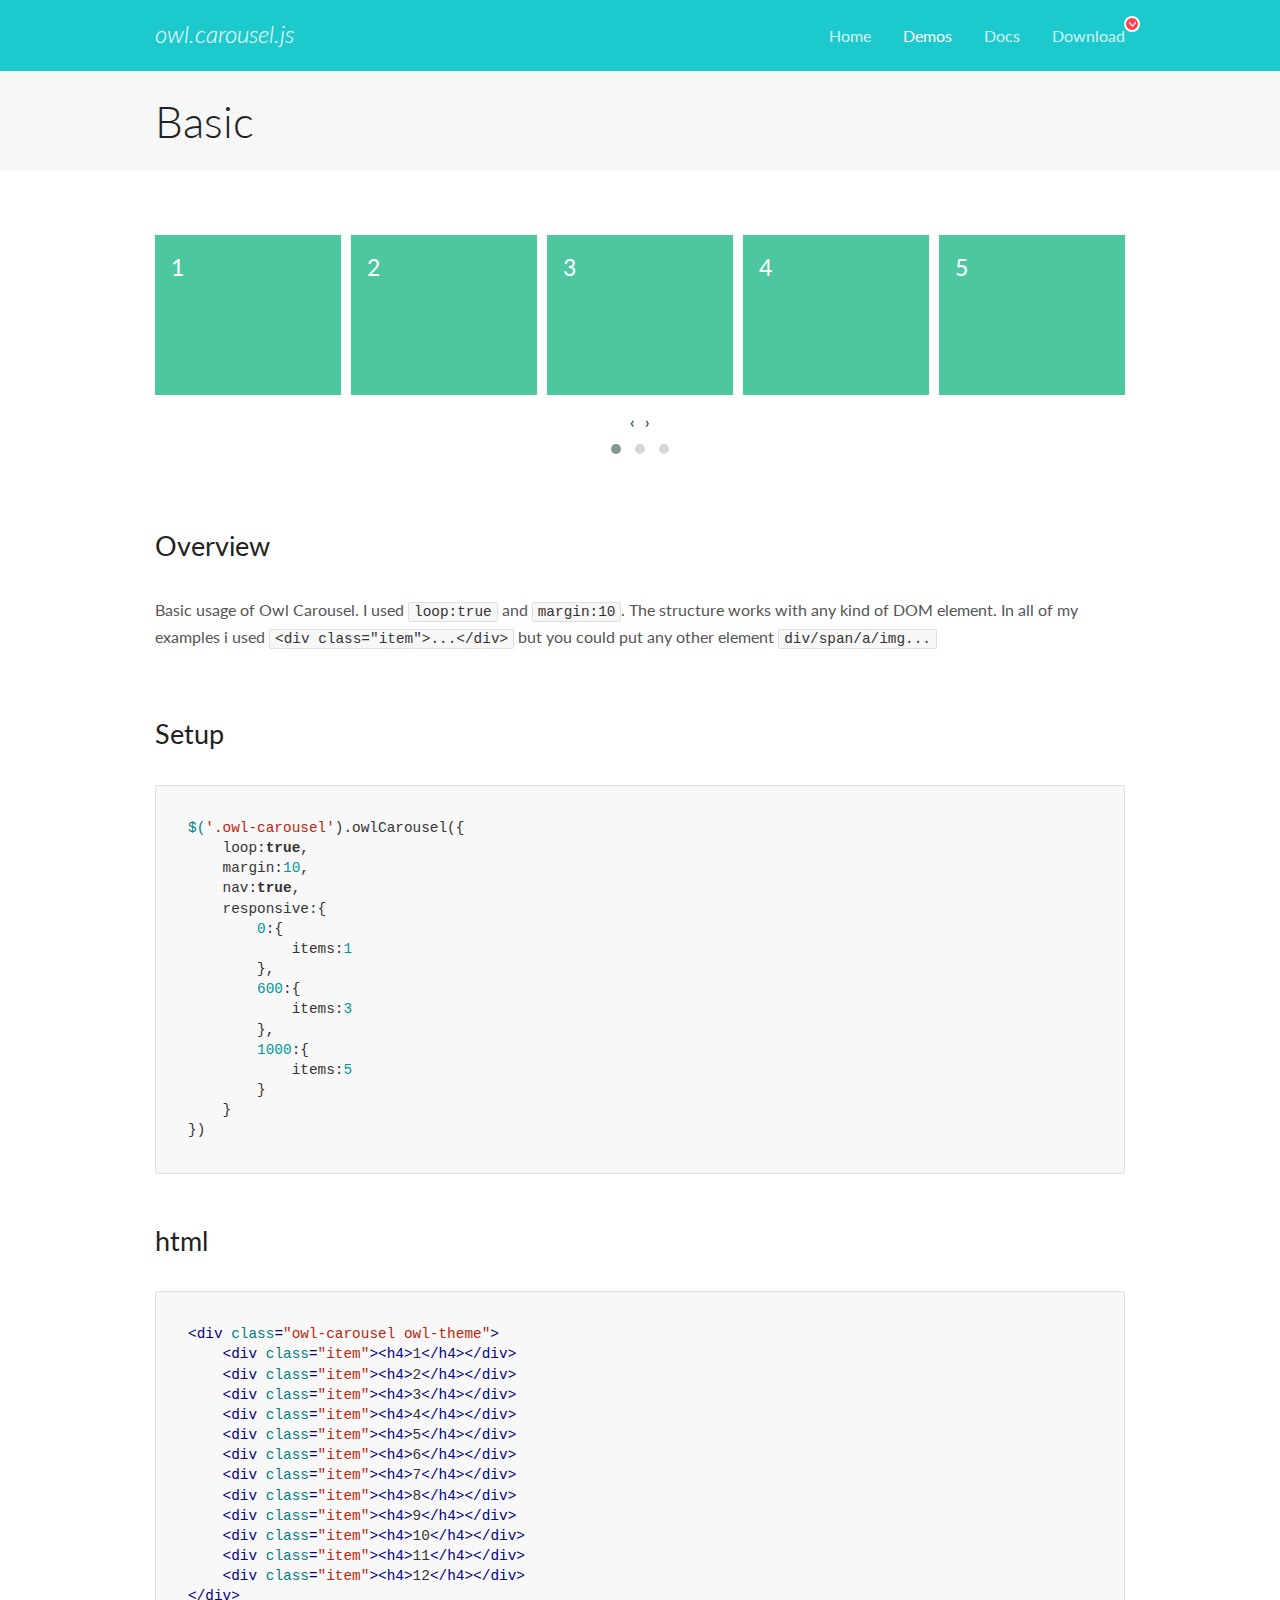
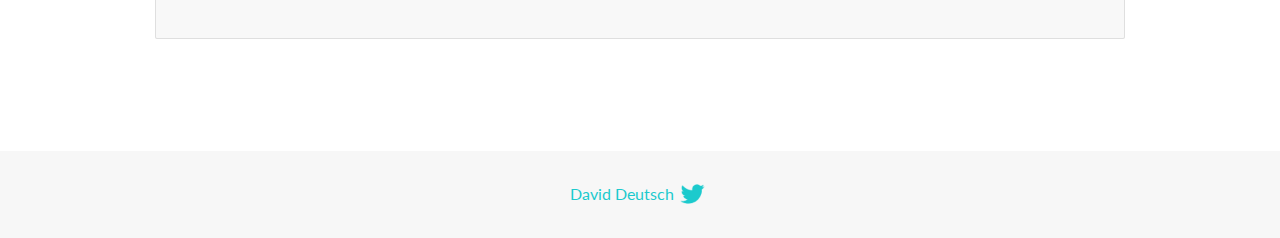
<file: owlfile/docs/demos/basic.html>
<!DOCTYPE html>
<html lang="en">
  <head>

    <!-- head -->
    <meta charset="utf-8">
    <meta name="msapplication-tap-highlight" content="no" />
    <meta name="viewport" content="width=device-width, initial-scale=1.0" />
    <meta name="description" content="Basic usage demo">
    <meta name="author" content="David Deutsch">
    <title>
      Basic Demo | Owl Carousel | 2.3.4
    </title>

    <!-- Stylesheets -->
    <link href='https://fonts.googleapis.com/css?family=Lato:300,400,700,400italic,300italic' rel='stylesheet' type='text/css'>
    <link rel="stylesheet" href="../assets/css/docs.theme.min.css">

    <!-- Owl Stylesheets -->
    <link rel="stylesheet" href="../assets/owlcarousel/assets/owl.carousel.min.css">
    <link rel="stylesheet" href="../assets/owlcarousel/assets/owl.theme.default.min.css">

    <!-- HTML5 shim and Respond.js IE8 support of HTML5 elements and media queries -->

    <!--[if lt IE 9]>
      <script src="https://oss.maxcdn.com/libs/html5shiv/3.7.0/html5shiv.js"></script>
      <script src="https://oss.maxcdn.com/libs/respond.js/1.3.0/respond.min.js"></script>
    <![endif]-->

    <!-- Favicons -->
    <link rel="apple-touch-icon-precomposed" sizes="144x144" href="../assets/ico/apple-touch-icon-144-precomposed.png">
    <link rel="shortcut icon" href="../assets/ico/favicon.png">
    <link rel="shortcut icon" href="favicon.ico">

    <!-- Yeah i know js should not be in header. Its required for demos.-->

    <!-- javascript -->
    <script src="../assets/vendors/jquery.min.js"></script>
    <script src="../assets/owlcarousel/owl.carousel.js"></script>
  </head>
  <body>

    <!-- header -->
    <header class="header">
      <div class="row">
        <div class="large-12 columns">
          <div class="brand left">
            <h3>
              <a href="/OwlCarousel2/">owl.carousel.js</a> 
            </h3>
          </div>
          <a id="toggle-nav" class="right">
            <span></span> <span></span> <span></span> 
          </a> 
          <div class="nav-bar">
            <ul class="clearfix">
              <li> <a href="/OwlCarousel2/index.html">Home</a>  </li>
              <li class="active">
                <a href="/OwlCarousel2/demos/demos.html">Demos</a> 
              </li>
              <li> <a href="/OwlCarousel2/docs/started-welcome.html">Docs</a>  </li>
              <li>
                <a href="https://github.com/OwlCarousel2/OwlCarousel2/archive/2.3.4.zip">Download</a> 
                <span class="download"></span> 
              </li>
            </ul>
          </div>
        </div>
      </div>
    </header>

    <!-- title -->
    <section class="title">
      <div class="row">
        <div class="large-12 columns">
          <h1>Basic</h1>
        </div>
      </div>
    </section>

    <!--  Demos -->
    <section id="demos">
      <div class="row">
        <div class="large-12 columns">
          <div class="owl-carousel owl-theme">
            <div class="item">
              <h4>1</h4>
            </div>
            <div class="item">
              <h4>2</h4>
            </div>
            <div class="item">
              <h4>3</h4>
            </div>
            <div class="item">
              <h4>4</h4>
            </div>
            <div class="item">
              <h4>5</h4>
            </div>
            <div class="item">
              <h4>6</h4>
            </div>
            <div class="item">
              <h4>7</h4>
            </div>
            <div class="item">
              <h4>8</h4>
            </div>
            <div class="item">
              <h4>9</h4>
            </div>
            <div class="item">
              <h4>10</h4>
            </div>
            <div class="item">
              <h4>11</h4>
            </div>
            <div class="item">
              <h4>12</h4>
            </div>
          </div>
          <h3 id="overview">Overview</h3>
          <p>Basic usage of Owl Carousel. I used <code>loop:true</code> and <code>margin:10</code>. The structure works with any kind of DOM element. In all of my examples i used <code>&lt;div class=&quot;item&quot;&gt;...&lt;/div&gt;</code> but you could
            put any other element <code>div/span/a/img...</code></p>
          <h3 id="setup">Setup</h3>
          <pre><code>$(&#39;.owl-carousel&#39;).owlCarousel({
    loop:true,
    margin:10,
    nav:true,
    responsive:{
        0:{
            items:1
        },
        600:{
            items:3
        },
        1000:{
            items:5
        }
    }
})</code></pre>
          <h3 id="html">html</h3>
          <pre><code>&lt;div class=&quot;owl-carousel owl-theme&quot;&gt;
    &lt;div class=&quot;item&quot;&gt;&lt;h4&gt;1&lt;/h4&gt;&lt;/div&gt;
    &lt;div class=&quot;item&quot;&gt;&lt;h4&gt;2&lt;/h4&gt;&lt;/div&gt;
    &lt;div class=&quot;item&quot;&gt;&lt;h4&gt;3&lt;/h4&gt;&lt;/div&gt;
    &lt;div class=&quot;item&quot;&gt;&lt;h4&gt;4&lt;/h4&gt;&lt;/div&gt;
    &lt;div class=&quot;item&quot;&gt;&lt;h4&gt;5&lt;/h4&gt;&lt;/div&gt;
    &lt;div class=&quot;item&quot;&gt;&lt;h4&gt;6&lt;/h4&gt;&lt;/div&gt;
    &lt;div class=&quot;item&quot;&gt;&lt;h4&gt;7&lt;/h4&gt;&lt;/div&gt;
    &lt;div class=&quot;item&quot;&gt;&lt;h4&gt;8&lt;/h4&gt;&lt;/div&gt;
    &lt;div class=&quot;item&quot;&gt;&lt;h4&gt;9&lt;/h4&gt;&lt;/div&gt;
    &lt;div class=&quot;item&quot;&gt;&lt;h4&gt;10&lt;/h4&gt;&lt;/div&gt;
    &lt;div class=&quot;item&quot;&gt;&lt;h4&gt;11&lt;/h4&gt;&lt;/div&gt;
    &lt;div class=&quot;item&quot;&gt;&lt;h4&gt;12&lt;/h4&gt;&lt;/div&gt;
&lt;/div&gt;</code></pre>
          <script>
            $(document).ready(function() {
              var owl = $('.owl-carousel');
              owl.owlCarousel({
                margin: 10,
                nav: true,
                loop: true,
                responsive: {
                  0: {
                    items: 1
                  },
                  600: {
                    items: 3
                  },
                  1000: {
                    items: 5
                  }
                }
              })
            })
          </script>
        </div>
      </div>
    </section>

    <!-- footer -->
    <footer class="footer">
      <div class="row">
        <div class="large-12 columns">
          <h5>
            <a href="/OwlCarousel2/docs/support-contact.html">David Deutsch</a> 
            <a id="custom-tweet-button" href="https://twitter.com/share?url=https://github.com/OwlCarousel2/OwlCarousel2&text=Owl Carousel - This is so awesome! " target="_blank"></a> 
          </h5>
        </div>
      </div>
    </footer>

    <!-- vendors -->
    <script src="../assets/vendors/highlight.js"></script>
    <script src="../assets/js/app.js"></script>
  </body>
</html>
</file>
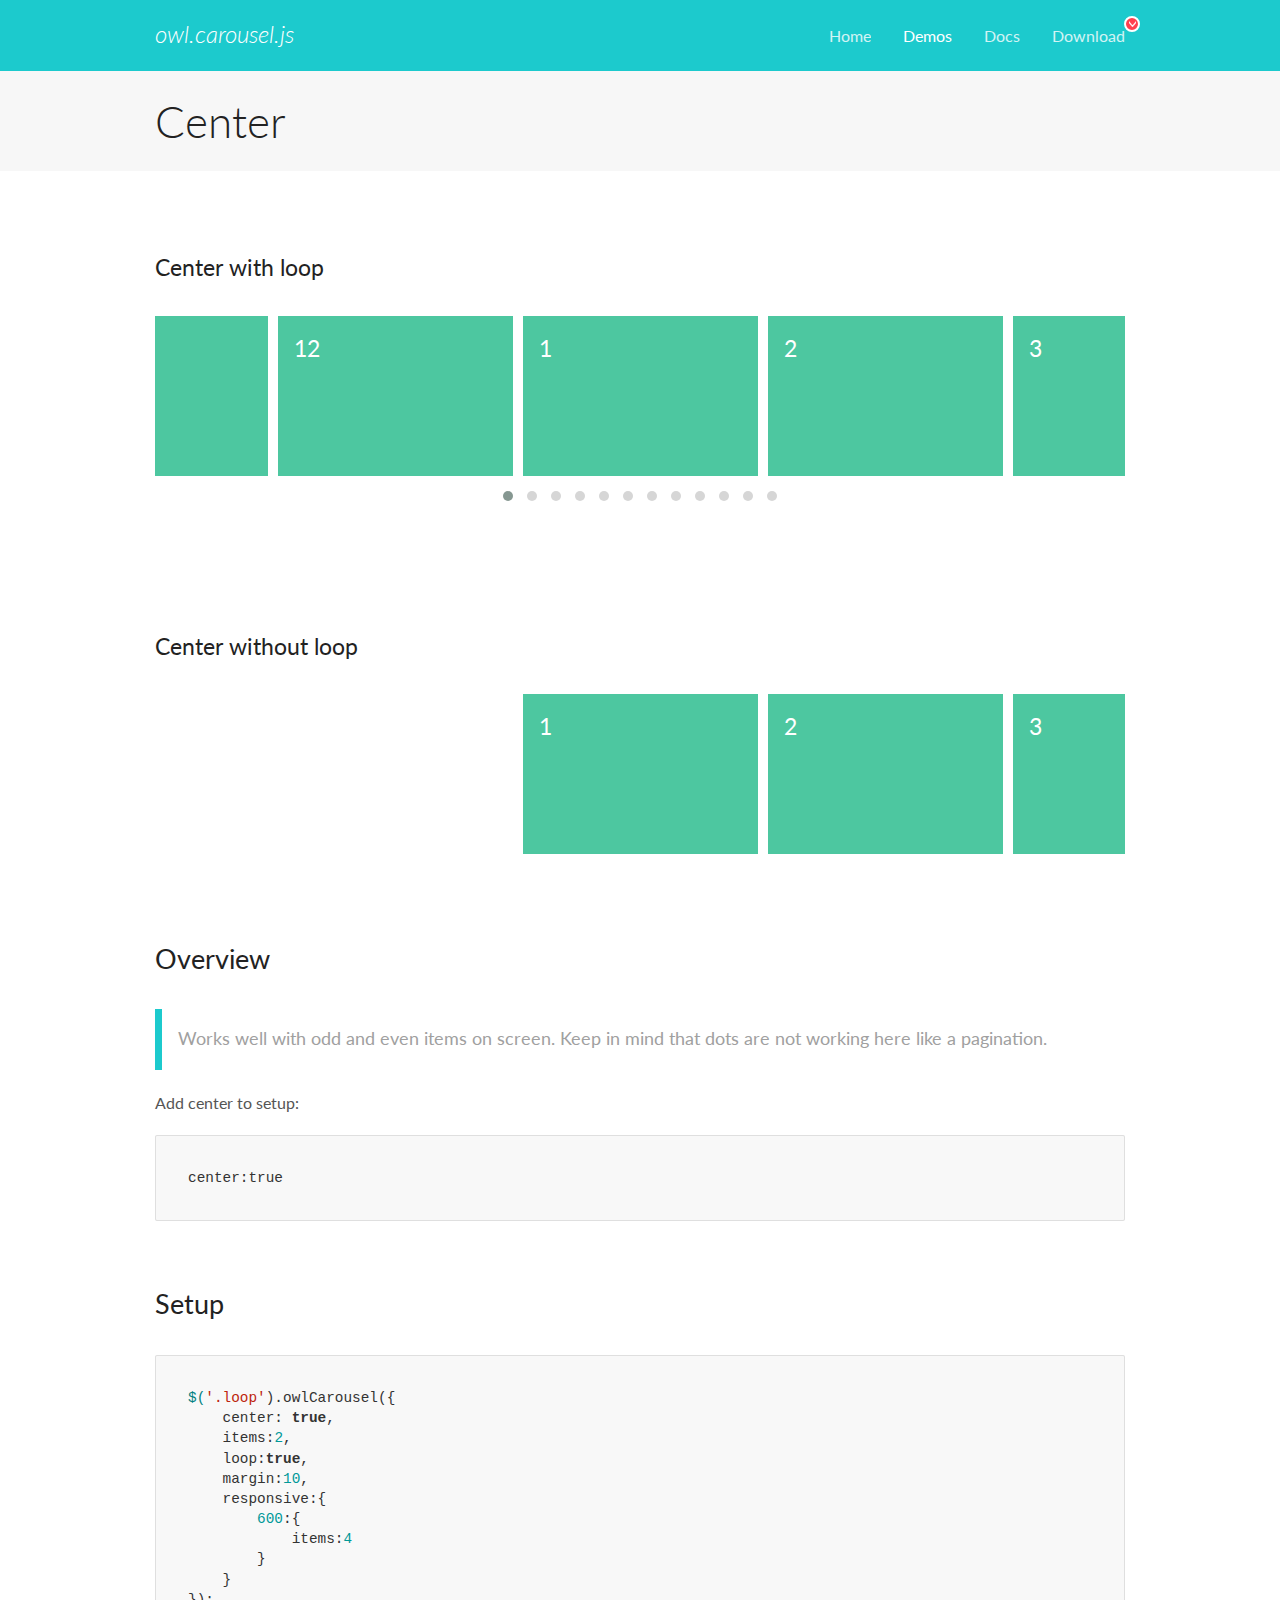
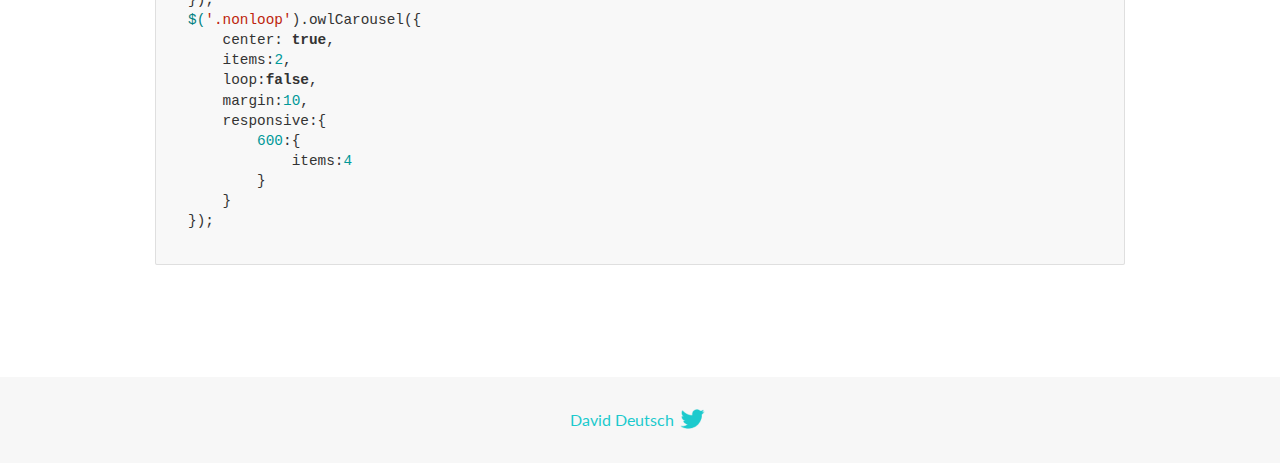
<file: owlfile/docs/demos/center.html>
<!DOCTYPE html>
<html lang="en">
  <head>

    <!-- head -->
    <meta charset="utf-8">
    <meta name="msapplication-tap-highlight" content="no" />
    <meta name="viewport" content="width=device-width, initial-scale=1.0" />
    <meta name="description" content="Center carousel">
    <meta name="author" content="David Deutsch">
    <title>
      Center Demo | Owl Carousel | 2.3.4
    </title>

    <!-- Stylesheets -->
    <link href='https://fonts.googleapis.com/css?family=Lato:300,400,700,400italic,300italic' rel='stylesheet' type='text/css'>
    <link rel="stylesheet" href="../assets/css/docs.theme.min.css">

    <!-- Owl Stylesheets -->
    <link rel="stylesheet" href="../assets/owlcarousel/assets/owl.carousel.min.css">
    <link rel="stylesheet" href="../assets/owlcarousel/assets/owl.theme.default.min.css">

    <!-- HTML5 shim and Respond.js IE8 support of HTML5 elements and media queries -->

    <!--[if lt IE 9]>
      <script src="https://oss.maxcdn.com/libs/html5shiv/3.7.0/html5shiv.js"></script>
      <script src="https://oss.maxcdn.com/libs/respond.js/1.3.0/respond.min.js"></script>
    <![endif]-->

    <!-- Favicons -->
    <link rel="apple-touch-icon-precomposed" sizes="144x144" href="../assets/ico/apple-touch-icon-144-precomposed.png">
    <link rel="shortcut icon" href="../assets/ico/favicon.png">
    <link rel="shortcut icon" href="favicon.ico">

    <!-- Yeah i know js should not be in header. Its required for demos.-->

    <!-- javascript -->
    <script src="../assets/vendors/jquery.min.js"></script>
    <script src="../assets/owlcarousel/owl.carousel.js"></script>
  </head>
  <body>

    <!-- header -->
    <header class="header">
      <div class="row">
        <div class="large-12 columns">
          <div class="brand left">
            <h3>
              <a href="/OwlCarousel2/">owl.carousel.js</a> 
            </h3>
          </div>
          <a id="toggle-nav" class="right">
            <span></span> <span></span> <span></span> 
          </a> 
          <div class="nav-bar">
            <ul class="clearfix">
              <li> <a href="/OwlCarousel2/index.html">Home</a>  </li>
              <li class="active">
                <a href="/OwlCarousel2/demos/demos.html">Demos</a> 
              </li>
              <li> <a href="/OwlCarousel2/docs/started-welcome.html">Docs</a>  </li>
              <li>
                <a href="https://github.com/OwlCarousel2/OwlCarousel2/archive/2.3.4.zip">Download</a> 
                <span class="download"></span> 
              </li>
            </ul>
          </div>
        </div>
      </div>
    </header>

    <!-- title -->
    <section class="title">
      <div class="row">
        <div class="large-12 columns">
          <h1>Center</h1>
        </div>
      </div>
    </section>

    <!--  Demos -->
    <section id="demos">
      <div class="row">
        <div class="large-12 columns">
          <h4 id="center-with-loop">Center with loop</h4>
          <div class="loop owl-carousel owl-theme">
            <div class="item">
              <h4>1</h4>
            </div>
            <div class="item">
              <h4>2</h4>
            </div>
            <div class="item">
              <h4>3</h4>
            </div>
            <div class="item">
              <h4>4</h4>
            </div>
            <div class="item">
              <h4>5</h4>
            </div>
            <div class="item">
              <h4>6</h4>
            </div>
            <div class="item">
              <h4>7</h4>
            </div>
            <div class="item">
              <h4>8</h4>
            </div>
            <div class="item">
              <h4>9</h4>
            </div>
            <div class="item">
              <h4>10</h4>
            </div>
            <div class="item">
              <h4>11</h4>
            </div>
            <div class="item">
              <h4>12</h4>
            </div>
          </div>
          <br>
          <h4 id="center-without-loop">Center without loop</h4>
          <div class="nonloop owl-carousel">
            <div class="item">
              <h4>1</h4>
            </div>
            <div class="item">
              <h4>2</h4>
            </div>
            <div class="item">
              <h4>3</h4>
            </div>
            <div class="item">
              <h4>4</h4>
            </div>
            <div class="item">
              <h4>5</h4>
            </div>
            <div class="item">
              <h4>6</h4>
            </div>
            <div class="item">
              <h4>7</h4>
            </div>
            <div class="item">
              <h4>8</h4>
            </div>
            <div class="item">
              <h4>9</h4>
            </div>
            <div class="item">
              <h4>10</h4>
            </div>
            <div class="item">
              <h4>11</h4>
            </div>
            <div class="item">
              <h4>12</h4>
            </div>
          </div>
          <h3 id="overview">Overview</h3>
          <blockquote>
            <p>Works well with odd and even items on screen. Keep in mind that dots are not working here like a pagination.</p>
          </blockquote>
          <p>Add center to setup:</p>
          <pre><code>center:true</code></pre>
          <h3 id="setup">Setup</h3>
          <pre><code>$(&#39;.loop&#39;).owlCarousel({
    center: true,
    items:2,
    loop:true,
    margin:10,
    responsive:{
        600:{
            items:4
        }
    }
});
$(&#39;.nonloop&#39;).owlCarousel({
    center: true,
    items:2,
    loop:false,
    margin:10,
    responsive:{
        600:{
            items:4
        }
    }
});</code></pre>
          <script>
            jQuery(document).ready(function($) {
              $('.loop').owlCarousel({
                center: true,
                items: 2,
                loop: true,
                margin: 10,
                responsive: {
                  600: {
                    items: 4
                  }
                }
              });
              $('.nonloop').owlCarousel({
                center: true,
                items: 2,
                loop: false,
                margin: 10,
                responsive: {
                  600: {
                    items: 4
                  }
                }
              });
            });
          </script>
        </div>
      </div>
    </section>

    <!-- footer -->
    <footer class="footer">
      <div class="row">
        <div class="large-12 columns">
          <h5>
            <a href="/OwlCarousel2/docs/support-contact.html">David Deutsch</a> 
            <a id="custom-tweet-button" href="https://twitter.com/share?url=https://github.com/OwlCarousel2/OwlCarousel2&text=Owl Carousel - This is so awesome! " target="_blank"></a> 
          </h5>
        </div>
      </div>
    </footer>

    <!-- vendors -->
    <script src="../assets/vendors/highlight.js"></script>
    <script src="../assets/js/app.js"></script>
  </body>
</html>
</file>
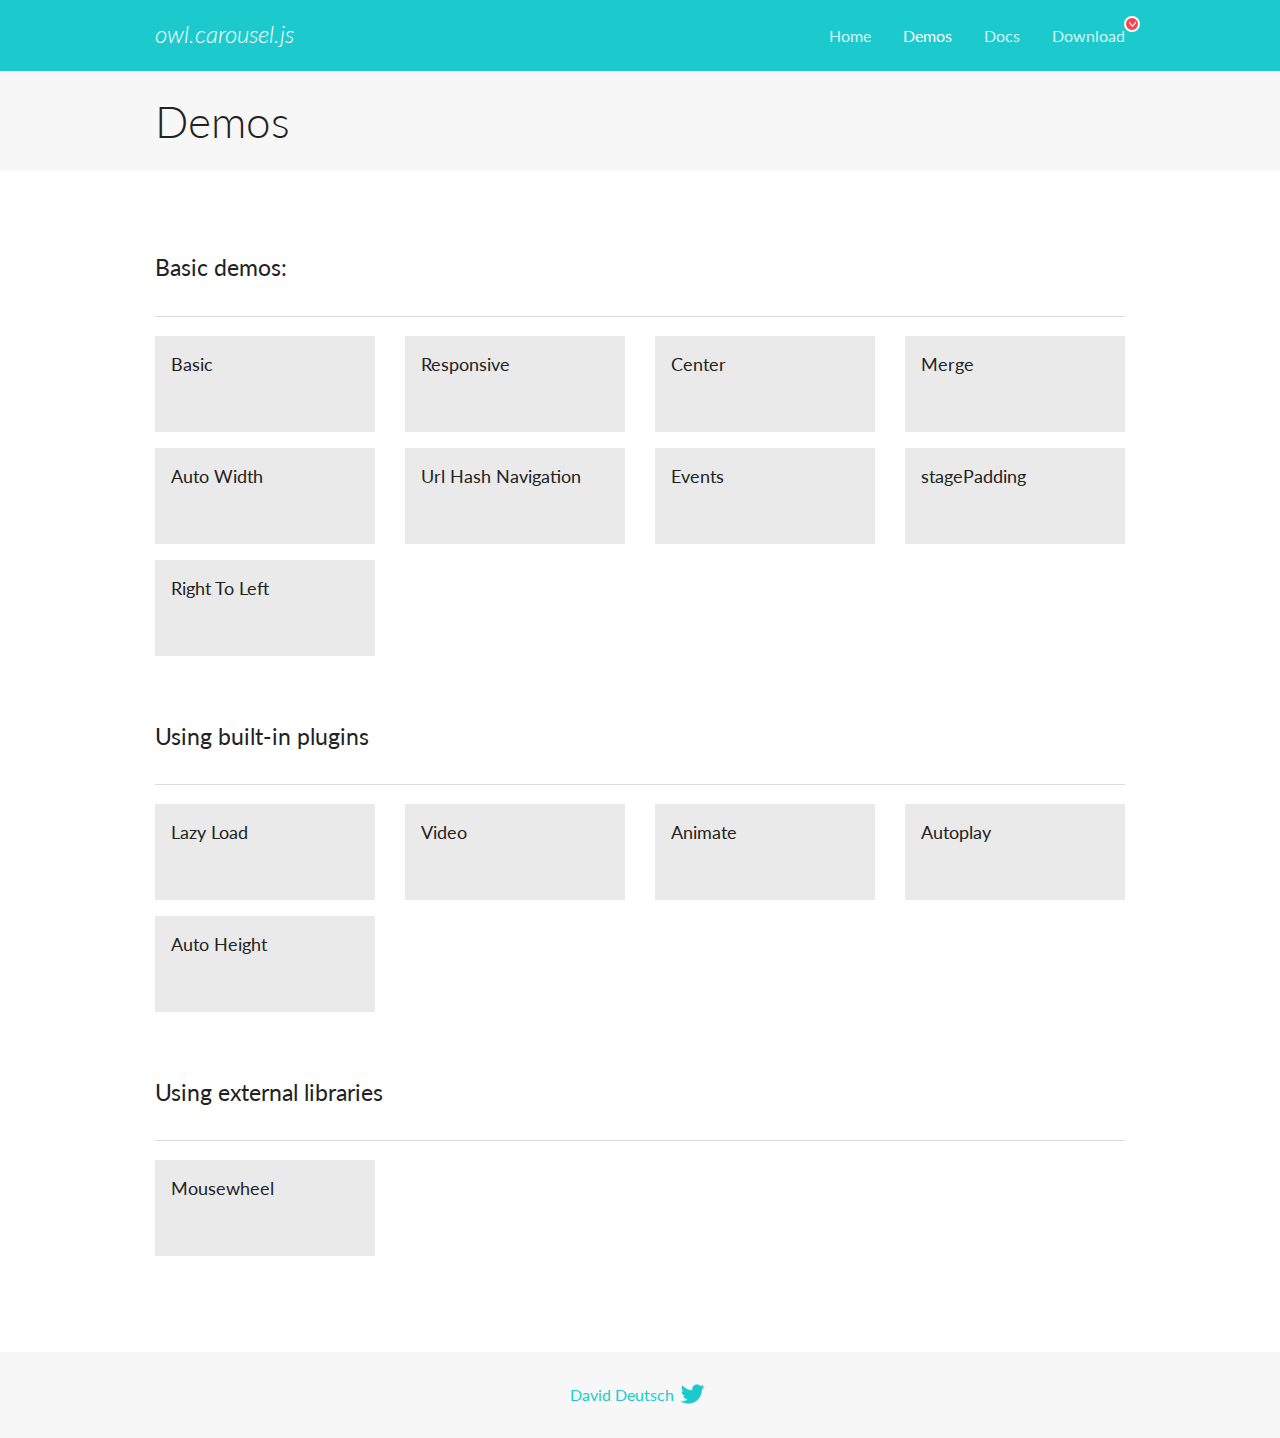
<file: owlfile/docs/demos/demos.html>
<!DOCTYPE html>
<html lang="en">
  <head>

    <!-- head -->
    <meta charset="utf-8">
    <meta name="msapplication-tap-highlight" content="no" />
    <meta name="viewport" content="width=device-width, initial-scale=1.0" />
    <meta name="description" content="A list of Owl Carousel examples.">
    <meta name="author" content="David Deutsch">
    <title>
      Demos | Owl Carousel | 2.3.4
    </title>

    <!-- Stylesheets -->
    <link href='https://fonts.googleapis.com/css?family=Lato:300,400,700,400italic,300italic' rel='stylesheet' type='text/css'>
    <link rel="stylesheet" href="../assets/css/docs.theme.min.css">

    <!-- Owl Stylesheets -->
    <link rel="stylesheet" href="../assets/owlcarousel/assets/owl.carousel.min.css">
    <link rel="stylesheet" href="../assets/owlcarousel/assets/owl.theme.default.min.css">

    <!-- HTML5 shim and Respond.js IE8 support of HTML5 elements and media queries -->

    <!--[if lt IE 9]>
      <script src="https://oss.maxcdn.com/libs/html5shiv/3.7.0/html5shiv.js"></script>
      <script src="https://oss.maxcdn.com/libs/respond.js/1.3.0/respond.min.js"></script>
    <![endif]-->

    <!-- Favicons -->
    <link rel="apple-touch-icon-precomposed" sizes="144x144" href="../assets/ico/apple-touch-icon-144-precomposed.png">
    <link rel="shortcut icon" href="../assets/ico/favicon.png">
    <link rel="shortcut icon" href="favicon.ico">

    <!-- Yeah i know js should not be in header. Its required for demos.-->

    <!-- javascript -->
    <script src="../assets/vendors/jquery.min.js"></script>
    <script src="../assets/owlcarousel/owl.carousel.js"></script>
  </head>
  <body>

    <!-- header -->
    <header class="header">
      <div class="row">
        <div class="large-12 columns">
          <div class="brand left">
            <h3>
              <a href="/OwlCarousel2/">owl.carousel.js</a> 
            </h3>
          </div>
          <a id="toggle-nav" class="right">
            <span></span> <span></span> <span></span> 
          </a> 
          <div class="nav-bar">
            <ul class="clearfix">
              <li> <a href="/OwlCarousel2/index.html">Home</a>  </li>
              <li class="active">
                <a href="/OwlCarousel2/demos/demos.html">Demos</a> 
              </li>
              <li> <a href="/OwlCarousel2/docs/started-welcome.html">Docs</a>  </li>
              <li>
                <a href="https://github.com/OwlCarousel2/OwlCarousel2/archive/2.3.4.zip">Download</a> 
                <span class="download"></span> 
              </li>
            </ul>
          </div>
        </div>
      </div>
    </header>

    <!-- title -->
    <section class="title">
      <div class="row">
        <div class="large-12 columns">
          <h1>Demos</h1>
        </div>
      </div>
    </section>

    <!--  Demos -->
    <section id="demos">
      <div class="row">
        <div class="large-12 columns">
          <h4 id="basic-demos-">Basic demos:</h4>
          <hr>
          <div class="demo-list">
            <div class="row">
              <div class="small-6 medium-4 large-3 columns">
                <a href="basic.html" class="demo-block">
                  <h5>Basic </h5>
                </a> 
              </div>
              <div class="small-6 medium-4 large-3 columns">
                <a href="responsive.html" class="demo-block">
                  <h5>Responsive </h5>
                </a> 
              </div>
              <div class="small-6 medium-4 large-3 columns">
                <a href="center.html" class="demo-block">
                  <h5>Center </h5>
                </a> 
              </div>
              <div class="small-6 medium-4 large-3 columns">
                <a href="merge.html" class="demo-block">
                  <h5>Merge </h5>
                </a> 
              </div>
              <div class="small-6 medium-4 large-3 columns">
                <a href="autowidth.html" class="demo-block">
                  <h5>Auto Width </h5>
                </a> 
              </div>
              <div class="small-6 medium-4 large-3 columns">
                <a href="urlhashnav.html" class="demo-block">
                  <h5>Url Hash Navigation </h5>
                </a> 
              </div>
              <div class="small-6 medium-4 large-3 columns">
                <a href="events.html" class="demo-block">
                  <h5>Events </h5>
                </a> 
              </div>
              <div class="small-6 medium-4 large-3 columns">
                <a href="stagepadding.html" class="demo-block">
                  <h5>stagePadding </h5>
                </a> 
              </div>
              <div class="small-6 medium-4 large-3 columns">
                <a href="rtl.html" class="demo-block">
                  <h5>Right To Left </h5>
                </a> 
              </div>
            </div>
          </div>
          <h4 id="using-built-in-plugins">Using built-in plugins</h4>
          <hr>
          <div class="demo-list">
            <div class="row">
              <div class="small-6 medium-4 large-3 columns">
                <a href="lazyLoad.html" class="demo-block">
                  <h5>Lazy Load </h5>
                </a> 
              </div>
              <div class="small-6 medium-4 large-3 columns">
                <a href="video.html" class="demo-block">
                  <h5>Video </h5>
                </a> 
              </div>
              <div class="small-6 medium-4 large-3 columns">
                <a href="animate.html" class="demo-block">
                  <h5>Animate </h5>
                </a> 
              </div>
              <div class="small-6 medium-4 large-3 columns">
                <a href="autoplay.html" class="demo-block">
                  <h5>Autoplay </h5>
                </a> 
              </div>
              <div class="small-6 medium-4 large-3 columns">
                <a href="autoheight.html" class="demo-block">
                  <h5>Auto Height </h5>
                </a> 
              </div>
            </div>
          </div>
          <h4 id="using-external-libraries">Using external libraries</h4>
          <hr>
          <div class="demo-list">
            <div class="row">
              <div class="small-6 medium-4 large-3 columns">
                <a href="mousewheel.html" class="demo-block">
                  <h5>Mousewheel </h5>
                </a> 
              </div>
            </div>
          </div>
        </div>
      </div>
    </section>

    <!-- footer -->
    <footer class="footer">
      <div class="row">
        <div class="large-12 columns">
          <h5>
            <a href="/OwlCarousel2/docs/support-contact.html">David Deutsch</a> 
            <a id="custom-tweet-button" href="https://twitter.com/share?url=https://github.com/OwlCarousel2/OwlCarousel2&text=Owl Carousel - This is so awesome! " target="_blank"></a> 
          </h5>
        </div>
      </div>
    </footer>

    <!-- vendors -->
    <script src="../assets/vendors/highlight.js"></script>
    <script src="../assets/js/app.js"></script>
  </body>
</html>
</file>
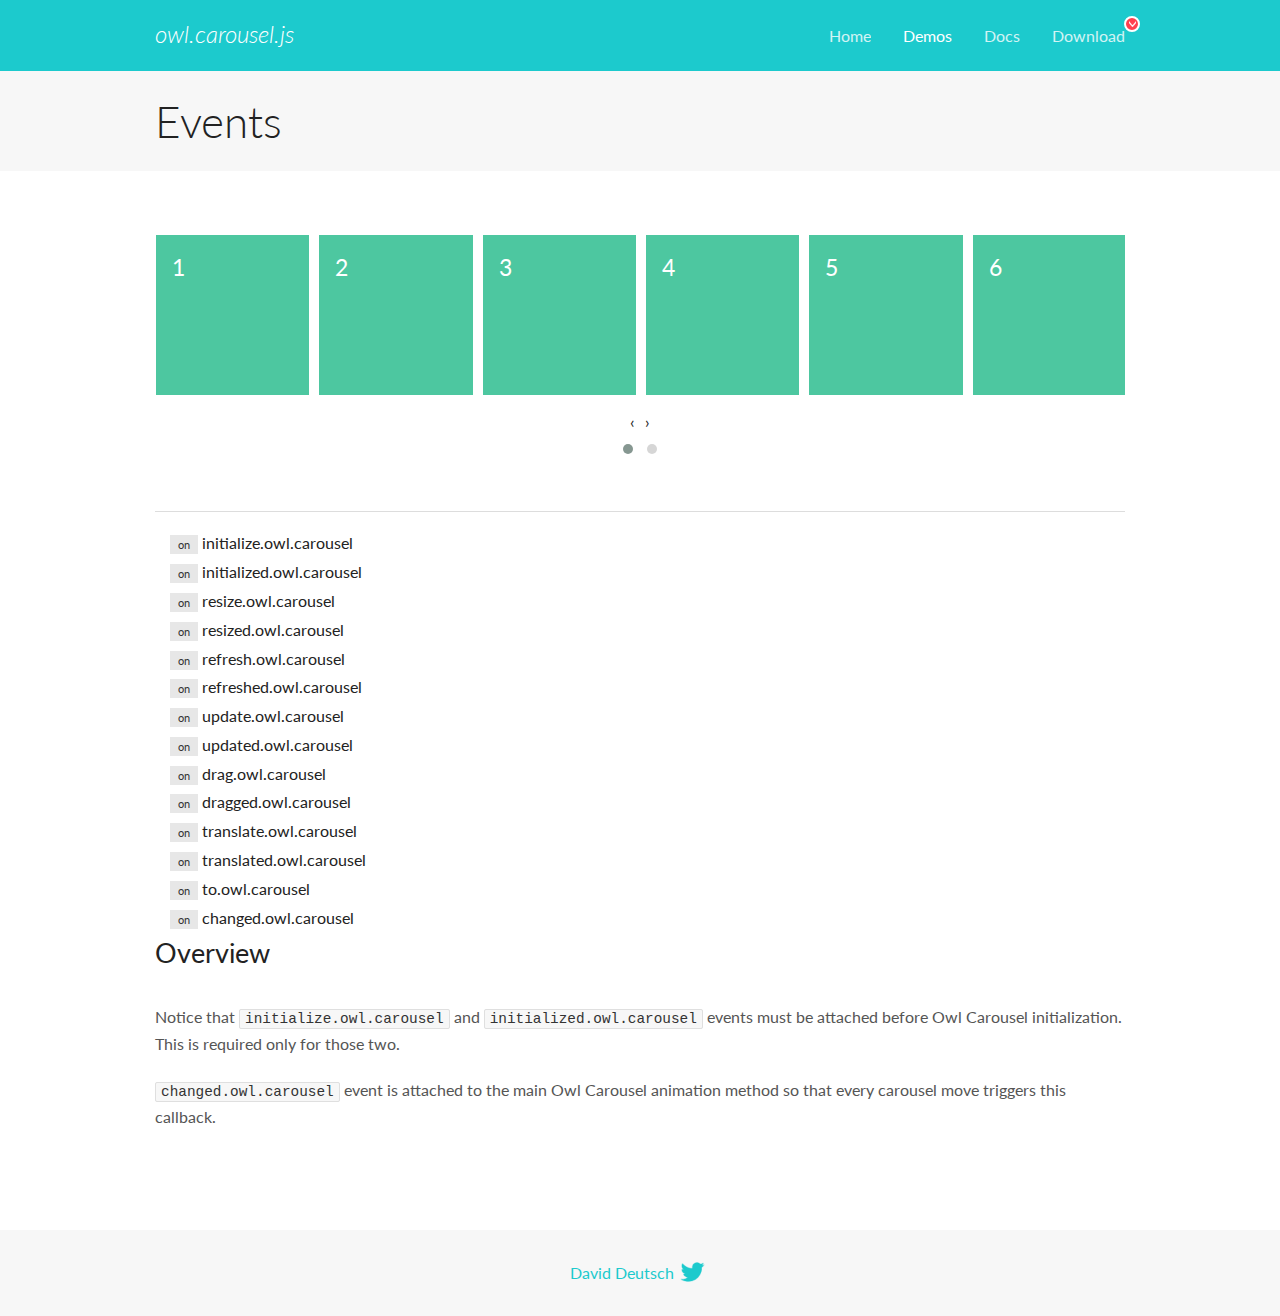
<file: owlfile/docs/demos/events.html>
<!DOCTYPE html>
<html lang="en">
  <head>

    <!-- head -->
    <meta charset="utf-8">
    <meta name="msapplication-tap-highlight" content="no" />
    <meta name="viewport" content="width=device-width, initial-scale=1.0" />
    <meta name="description" content="Events usage demo">
    <meta name="author" content="David Deutsch">
    <title>
      Events Demo | Owl Carousel | 2.3.4
    </title>

    <!-- Stylesheets -->
    <link href='https://fonts.googleapis.com/css?family=Lato:300,400,700,400italic,300italic' rel='stylesheet' type='text/css'>
    <link rel="stylesheet" href="../assets/css/docs.theme.min.css">

    <!-- Owl Stylesheets -->
    <link rel="stylesheet" href="../assets/owlcarousel/assets/owl.carousel.min.css">
    <link rel="stylesheet" href="../assets/owlcarousel/assets/owl.theme.default.min.css">

    <!-- HTML5 shim and Respond.js IE8 support of HTML5 elements and media queries -->

    <!--[if lt IE 9]>
      <script src="https://oss.maxcdn.com/libs/html5shiv/3.7.0/html5shiv.js"></script>
      <script src="https://oss.maxcdn.com/libs/respond.js/1.3.0/respond.min.js"></script>
    <![endif]-->

    <!-- Favicons -->
    <link rel="apple-touch-icon-precomposed" sizes="144x144" href="../assets/ico/apple-touch-icon-144-precomposed.png">
    <link rel="shortcut icon" href="../assets/ico/favicon.png">
    <link rel="shortcut icon" href="favicon.ico">

    <!-- Yeah i know js should not be in header. Its required for demos.-->

    <!-- javascript -->
    <script src="../assets/vendors/jquery.min.js"></script>
    <script src="../assets/owlcarousel/owl.carousel.js"></script>
  </head>
  <body>

    <!-- header -->
    <header class="header">
      <div class="row">
        <div class="large-12 columns">
          <div class="brand left">
            <h3>
              <a href="/OwlCarousel2/">owl.carousel.js</a> 
            </h3>
          </div>
          <a id="toggle-nav" class="right">
            <span></span> <span></span> <span></span> 
          </a> 
          <div class="nav-bar">
            <ul class="clearfix">
              <li> <a href="/OwlCarousel2/index.html">Home</a>  </li>
              <li class="active">
                <a href="/OwlCarousel2/demos/demos.html">Demos</a> 
              </li>
              <li> <a href="/OwlCarousel2/docs/started-welcome.html">Docs</a>  </li>
              <li>
                <a href="https://github.com/OwlCarousel2/OwlCarousel2/archive/2.3.4.zip">Download</a> 
                <span class="download"></span> 
              </li>
            </ul>
          </div>
        </div>
      </div>
    </header>

    <!-- title -->
    <section class="title">
      <div class="row">
        <div class="large-12 columns">
          <h1>Events</h1>
        </div>
      </div>
    </section>

    <!--  Demos -->
    <section id="demos">
      <div class="row">
        <div class="large-12 columns">
          <div class="owl-carousel owl-theme">
            <div class="item">
              <h4>1</h4>
            </div>
            <div class="item">
              <h4>2</h4>
            </div>
            <div class="item">
              <h4>3</h4>
            </div>
            <div class="item">
              <h4>4</h4>
            </div>
            <div class="item">
              <h4>5</h4>
            </div>
            <div class="item">
              <h4>6</h4>
            </div>
            <div class="item">
              <h4>7</h4>
            </div>
            <div class="item">
              <h4>8</h4>
            </div>
            <div class="item">
              <h4>9</h4>
            </div>
            <div class="item">
              <h4>10</h4>
            </div>
            <div class="item">
              <h4>11</h4>
            </div>
            <div class="item">
              <h4>12</h4>
            </div>
          </div>
          <hr>
          <div class="large-12 columns callbacks">
            <div><span class="label secondary initialize">on</span>  initialize.owl.carousel </div>
            <div><span class="label secondary initialized">on</span>  initialized.owl.carousel </div>
            <div><span class="label secondary resize">on</span>  resize.owl.carousel </div>
            <div><span class="label secondary resized">on</span>  resized.owl.carousel </div>
            <div><span class="label secondary refresh">on</span>  refresh.owl.carousel </div>
            <div><span class="label secondary refreshed">on</span>  refreshed.owl.carousel </div>
            <div><span class="label secondary update">on</span>  update.owl.carousel </div>
            <div><span class="label secondary updated">on</span>  updated.owl.carousel </div>
            <div><span class="label secondary drag">on</span>  drag.owl.carousel </div>
            <div><span class="label secondary dragged">on</span>  dragged.owl.carousel </div>
            <div><span class="label secondary translate">on</span>  translate.owl.carousel </div>
            <div><span class="label secondary translated">on</span>  translated.owl.carousel </div>
            <div><span class="label secondary to">on</span>  to.owl.carousel </div>
            <div><span class="label secondary changed">on</span>  changed.owl.carousel </div>
          </div>
          <h3 id="overview">Overview</h3>
          <p>Notice that <code>initialize.owl.carousel</code> and <code>initialized.owl.carousel</code> events must be attached before Owl Carousel initialization. This is required only for those two.</p>
          <p><code>changed.owl.carousel</code> event is attached to the main Owl Carousel animation method so that every carousel move triggers this callback.</p>
          <script>
            jQuery(document).ready(function($) {
              var owl = $('.owl-carousel');
              owl.on('initialize.owl.carousel initialized.owl.carousel ' +
                'initialize.owl.carousel initialize.owl.carousel ' +
                'resize.owl.carousel resized.owl.carousel ' +
                'refresh.owl.carousel refreshed.owl.carousel ' +
                'update.owl.carousel updated.owl.carousel ' +
                'drag.owl.carousel dragged.owl.carousel ' +
                'translate.owl.carousel translated.owl.carousel ' +
                'to.owl.carousel changed.owl.carousel',
                function(e) {
                  $('.' + e.type)
                    .removeClass('secondary')
                    .addClass('success');
                  window.setTimeout(function() {
                    $('.' + e.type)
                      .removeClass('success')
                      .addClass('secondary');
                  }, 500);
                });
              owl.owlCarousel({
                loop: true,
                nav: true,
                lazyLoad: true,
                margin: 10,
                video: true,
                responsive: {
                  0: {
                    items: 1
                  },
                  600: {
                    items: 3
                  },
                  960: {
                    items: 5,
                  },
                  1200: {
                    items: 6
                  }
                }
              });
            });
          </script>
        </div>
      </div>
    </section>

    <!-- footer -->
    <footer class="footer">
      <div class="row">
        <div class="large-12 columns">
          <h5>
            <a href="/OwlCarousel2/docs/support-contact.html">David Deutsch</a> 
            <a id="custom-tweet-button" href="https://twitter.com/share?url=https://github.com/OwlCarousel2/OwlCarousel2&text=Owl Carousel - This is so awesome! " target="_blank"></a> 
          </h5>
        </div>
      </div>
    </footer>

    <!-- vendors -->
    <script src="../assets/vendors/highlight.js"></script>
    <script src="../assets/js/app.js"></script>
  </body>
</html>
</file>
